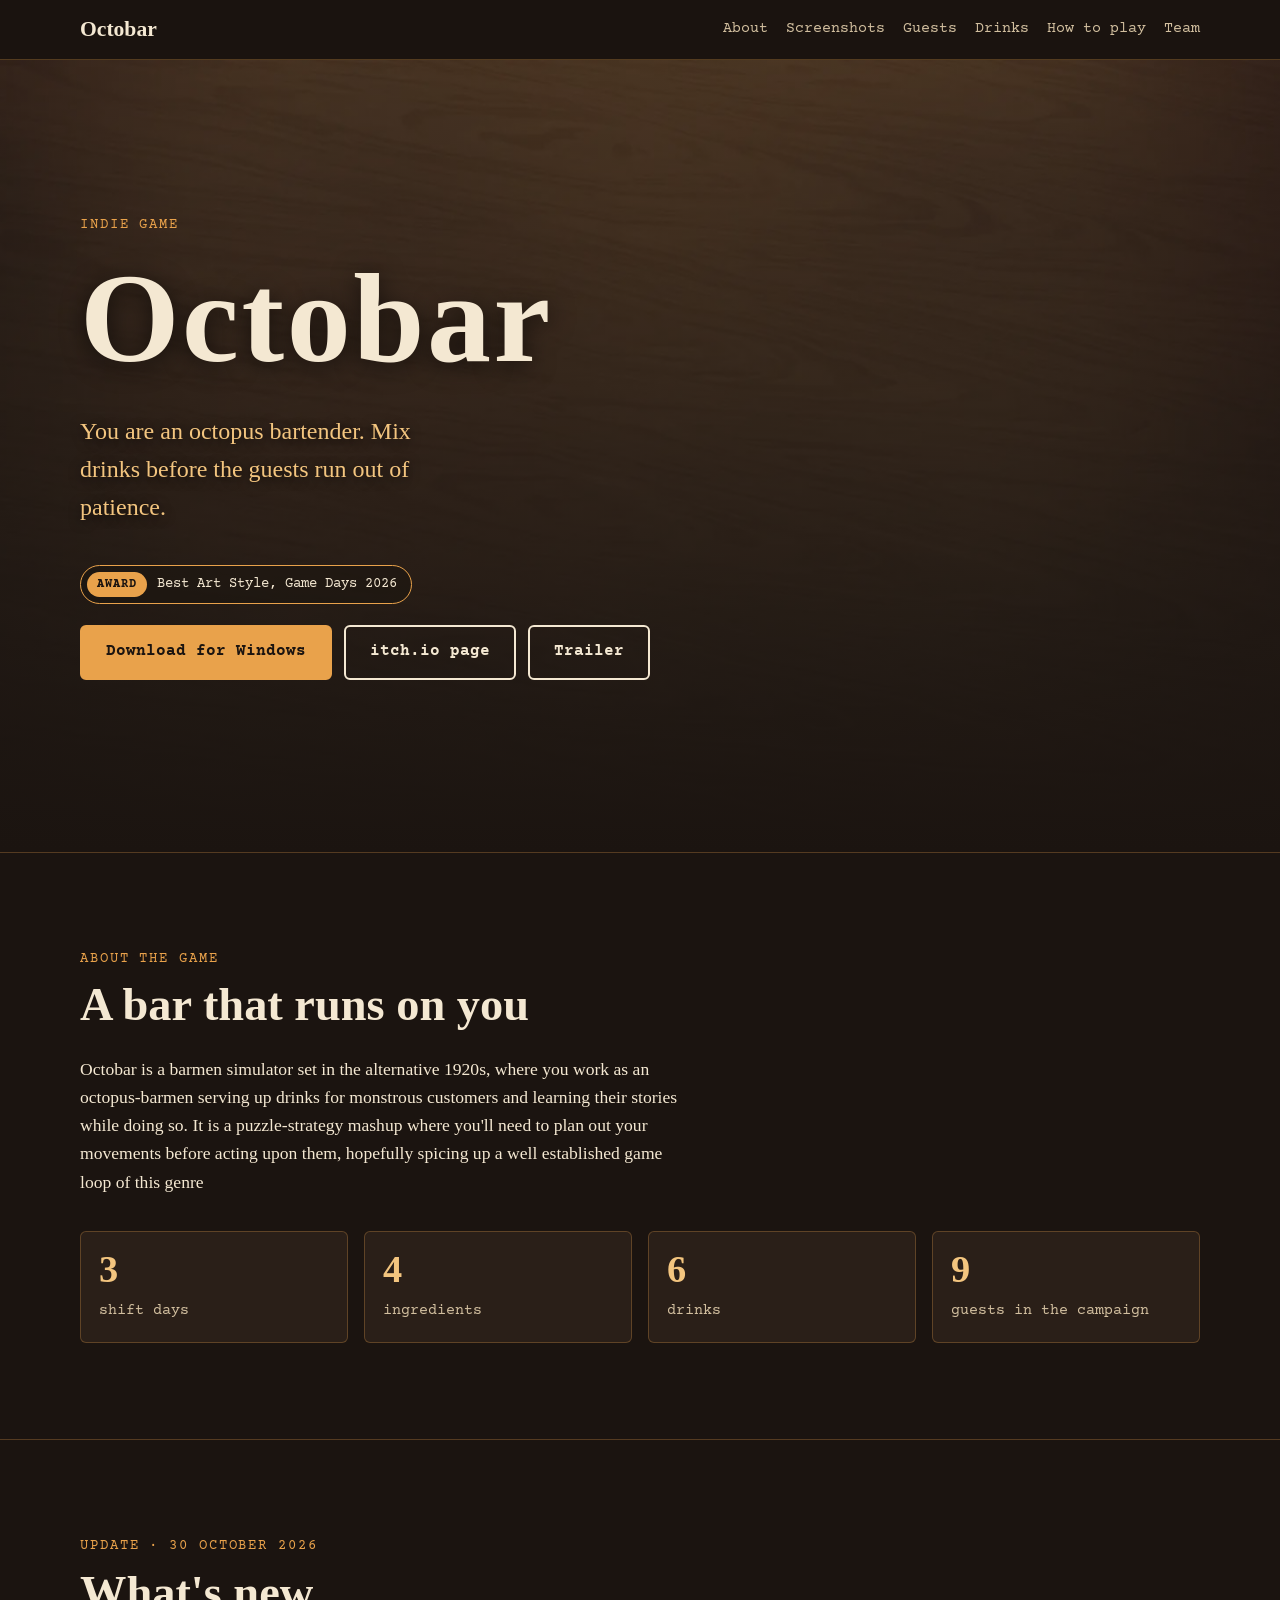
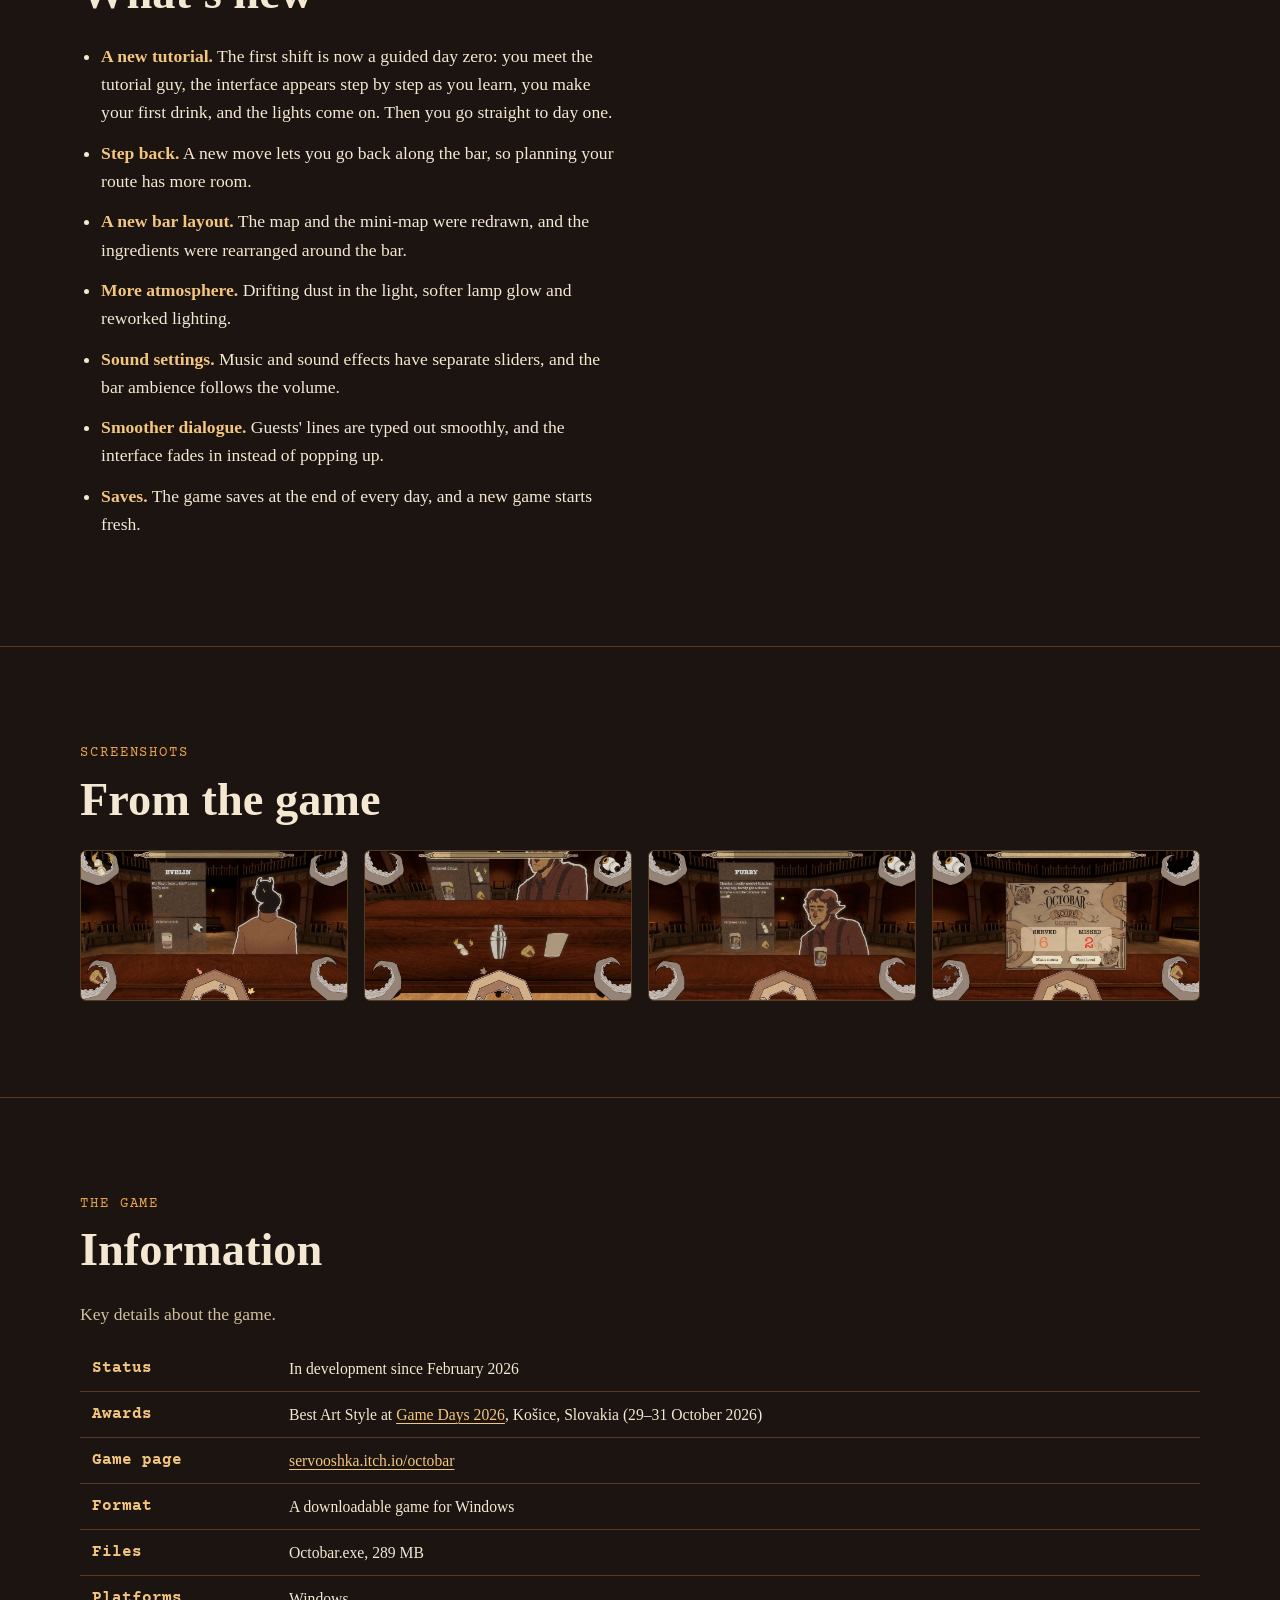
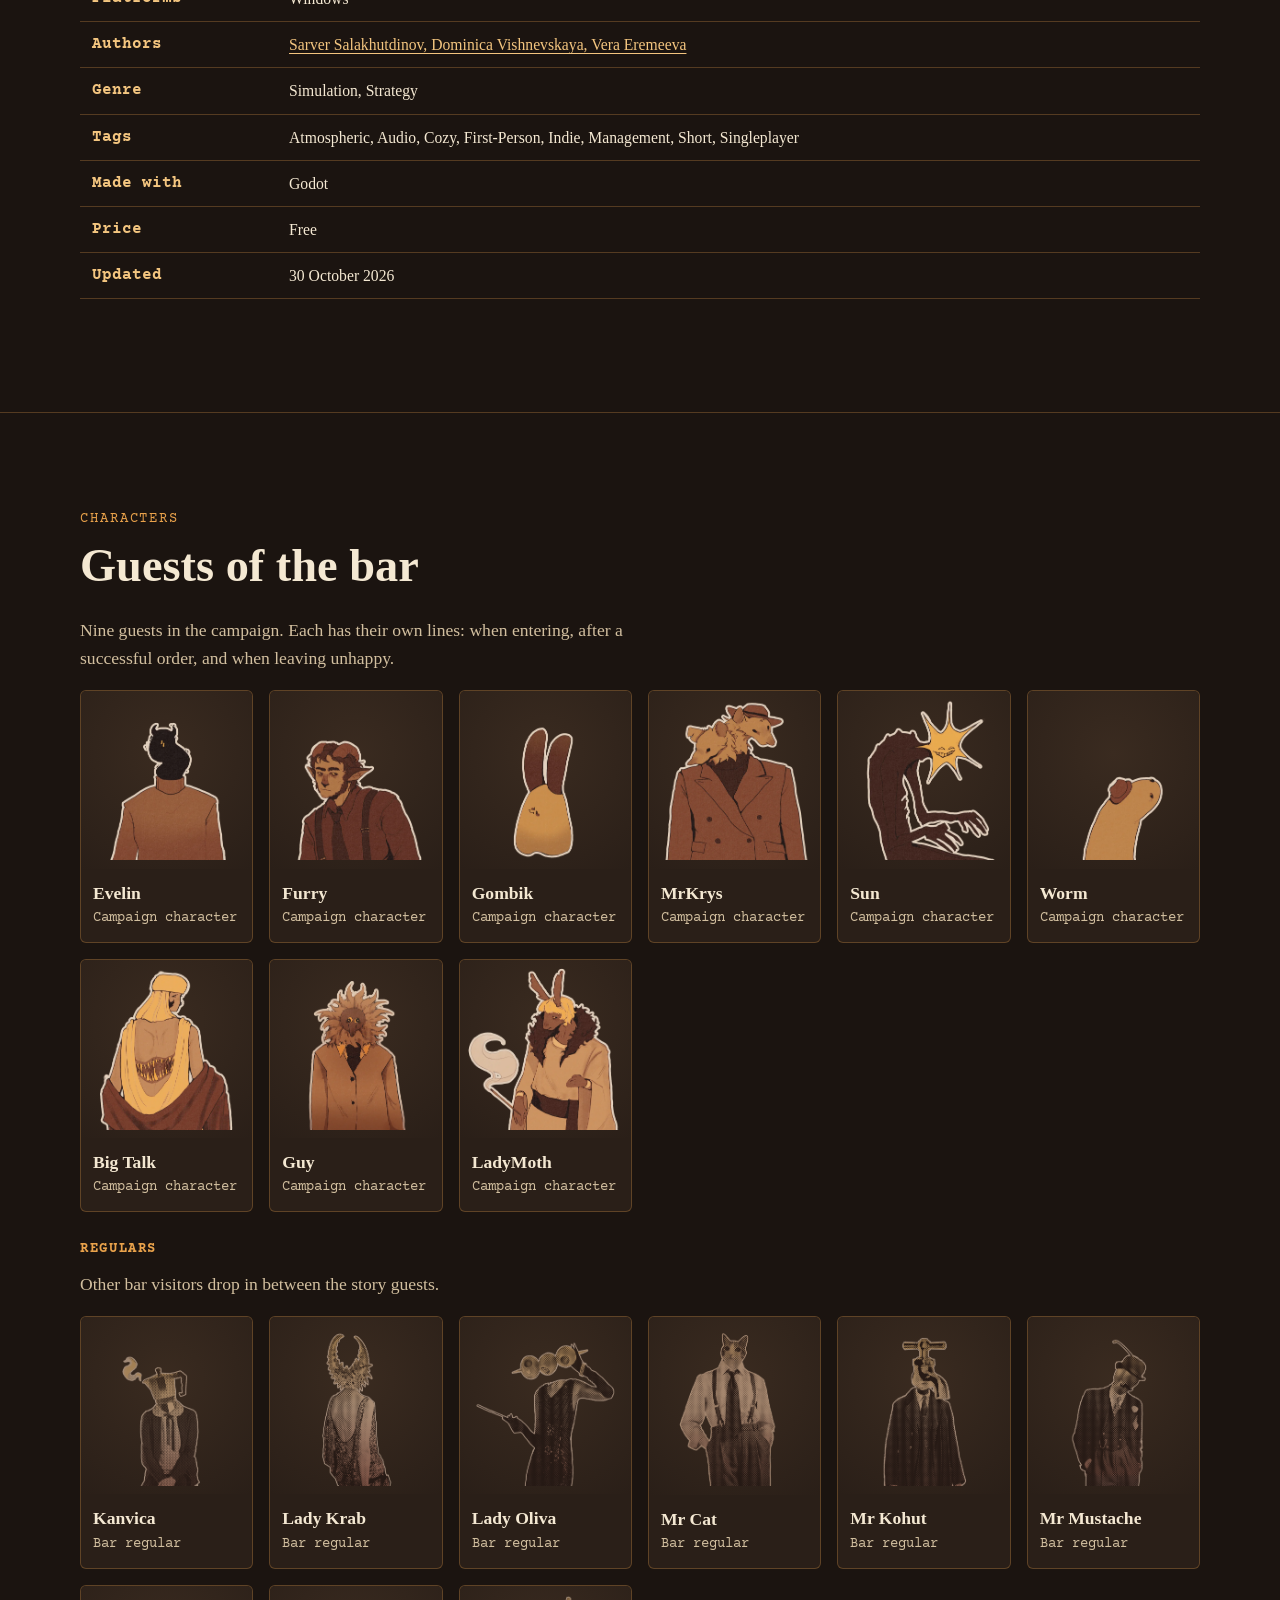
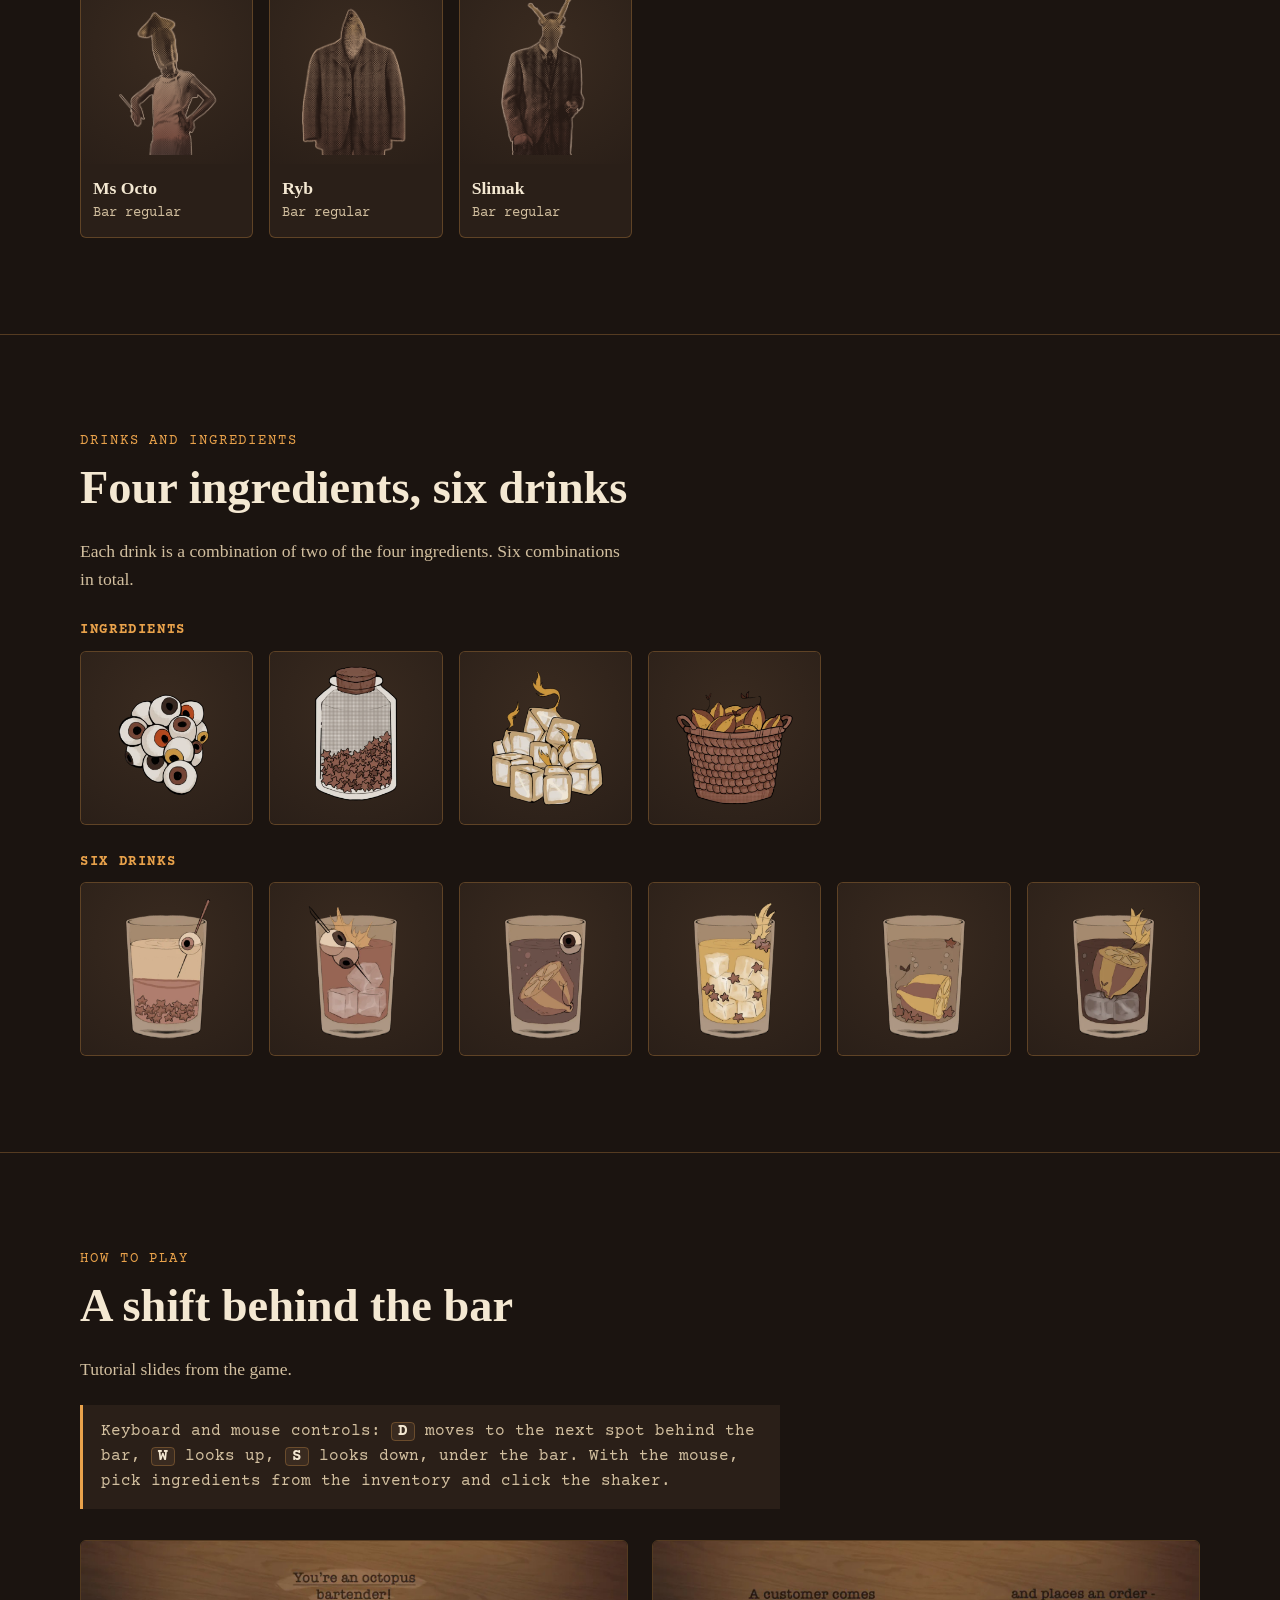
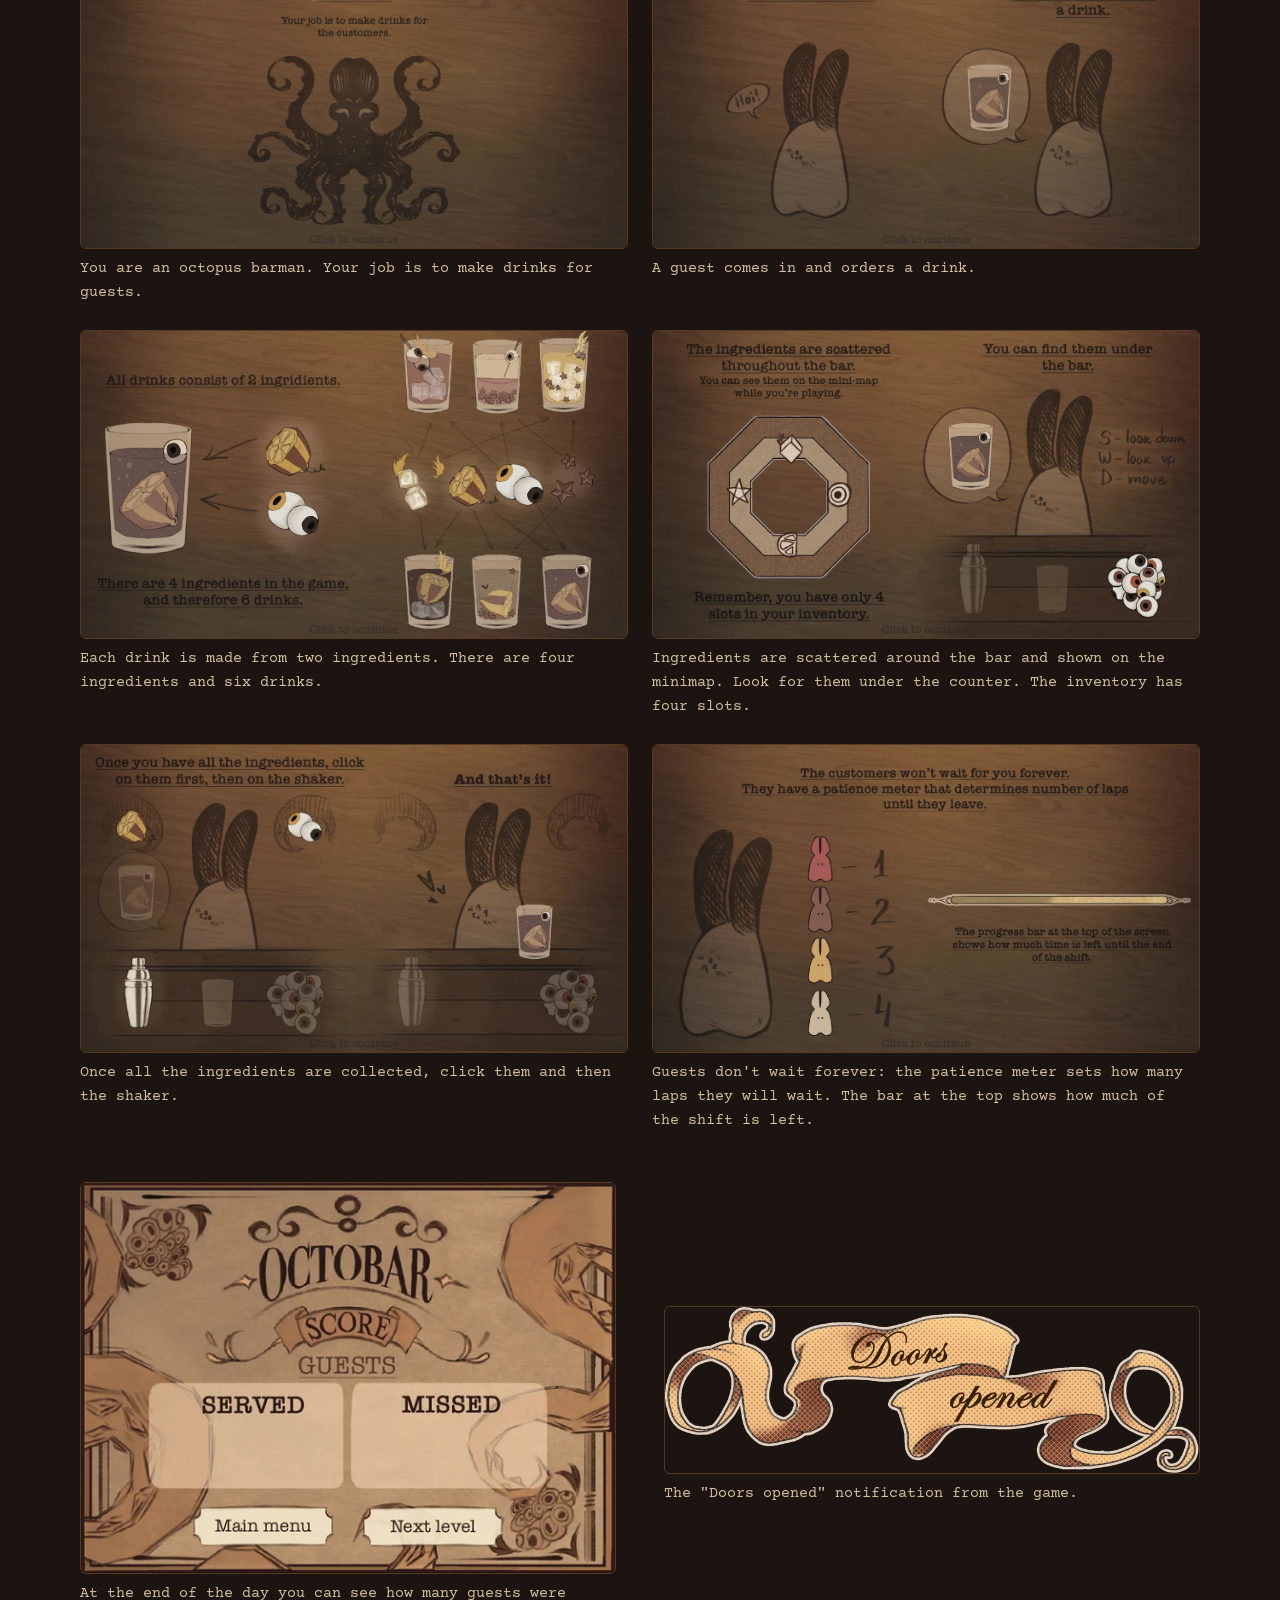
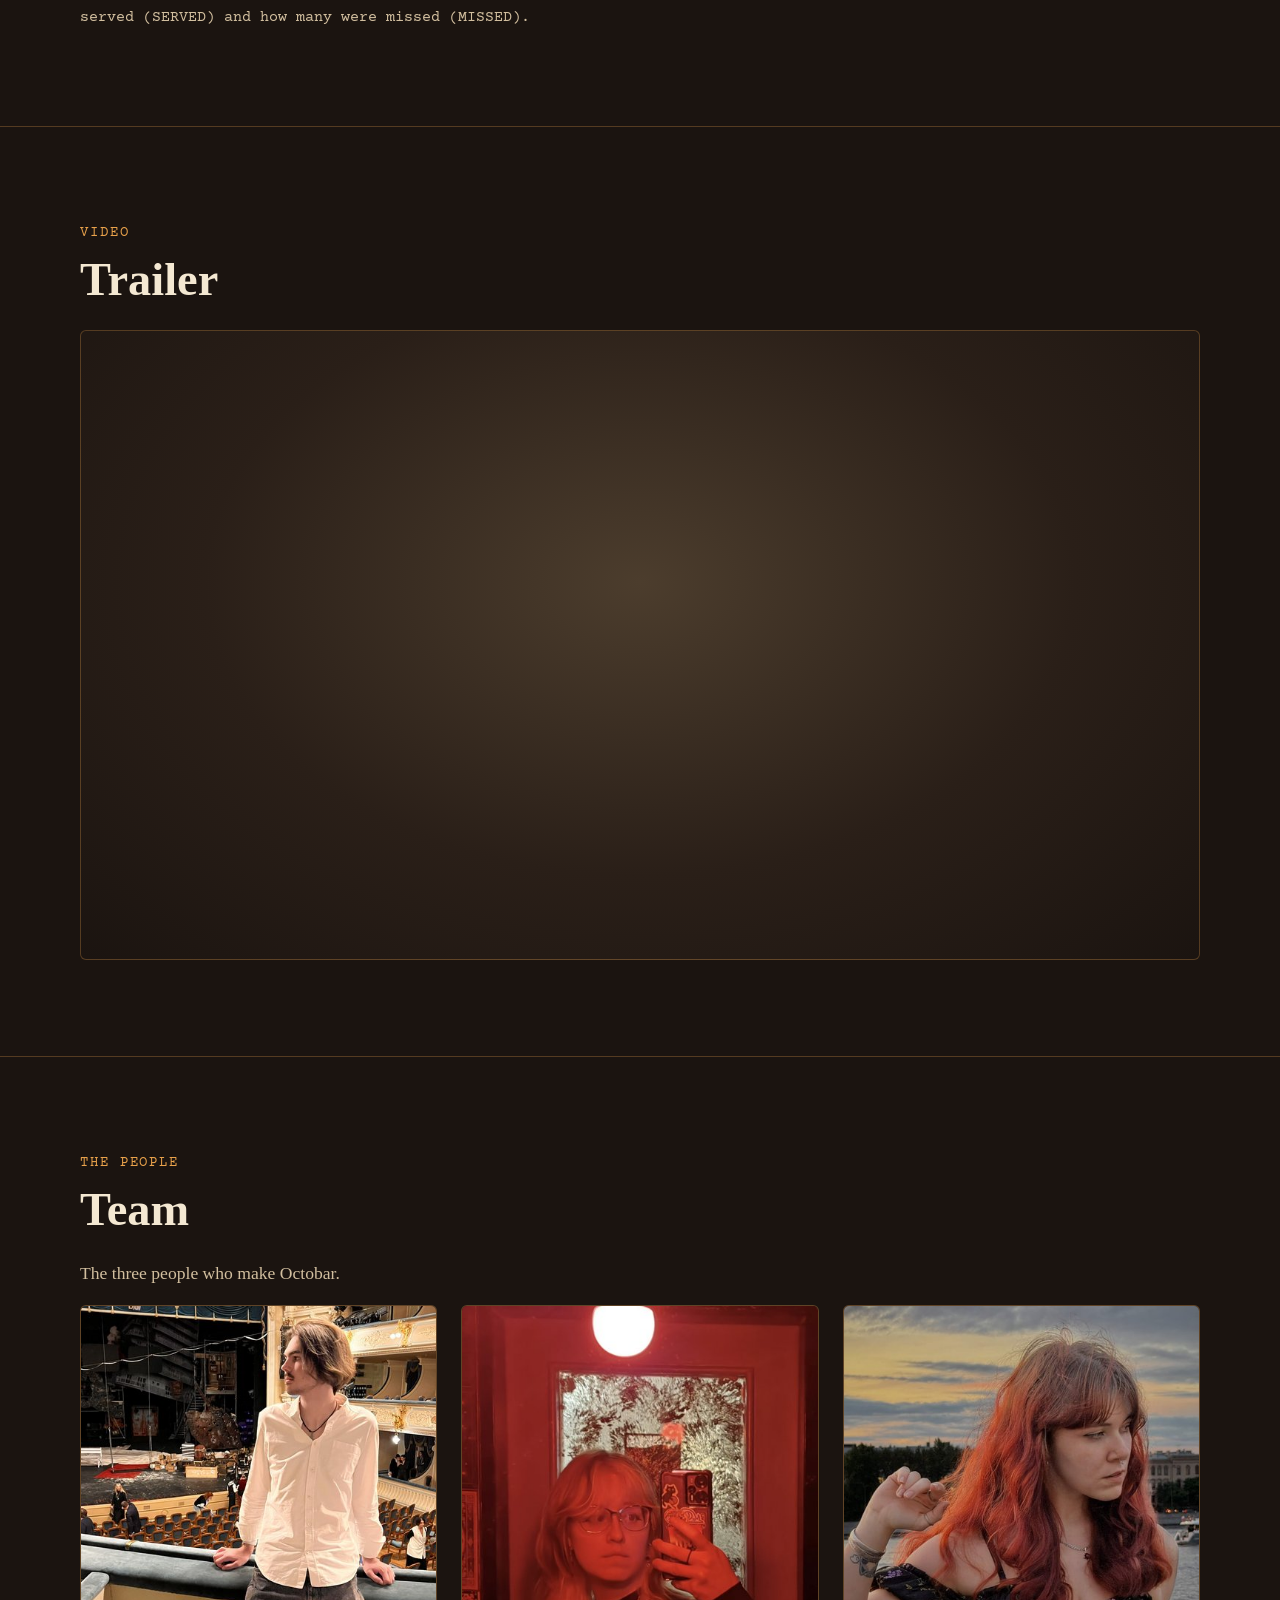
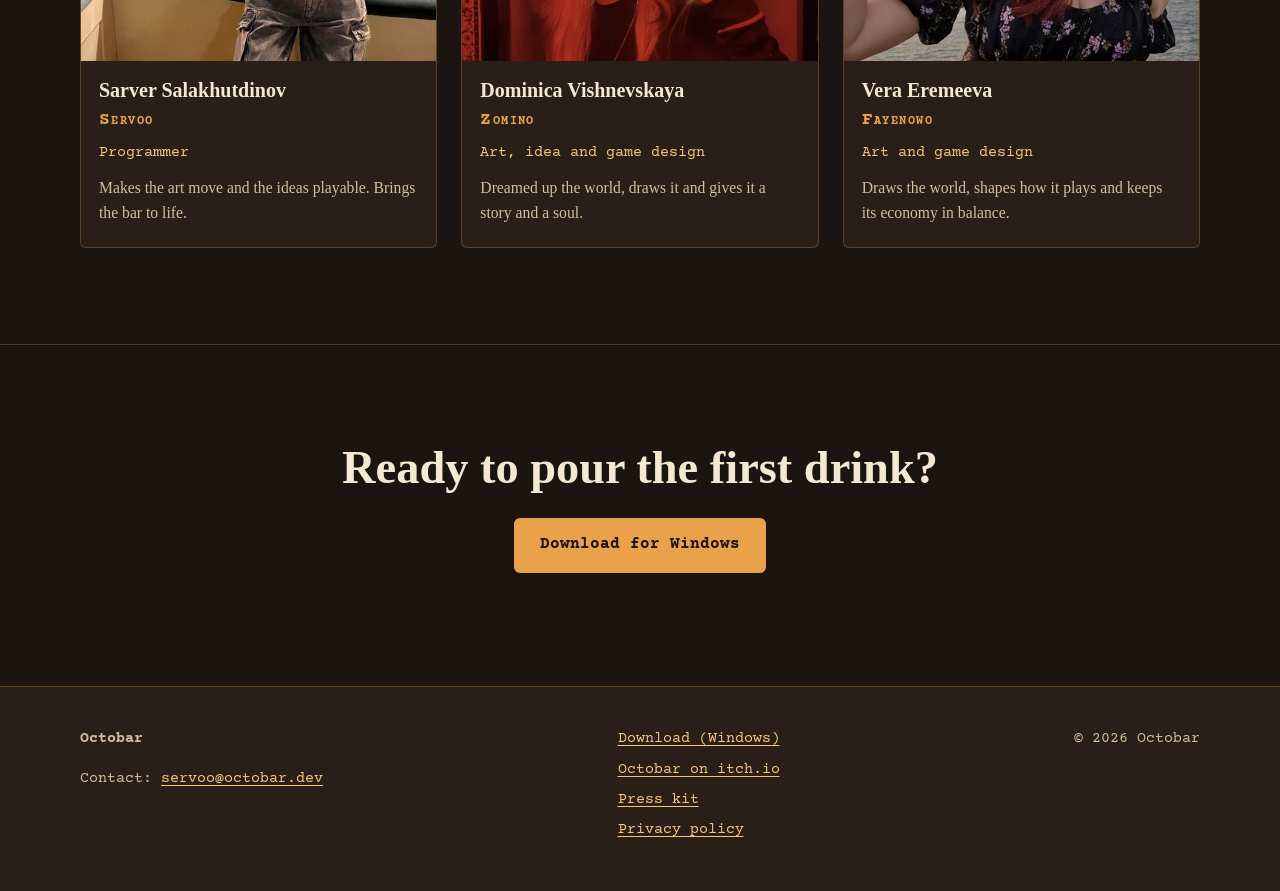
<file: index.html>
<!doctype html>
<html lang="en">
<head>
  <meta charset="utf-8">
  <meta name="viewport" content="width=device-width, initial-scale=1">
  <title>Octobar: an octopus bartender game</title>
  <meta name="description" content="Octobar is a barman simulator. Mix drinks from two ingredients, serve them to bar guests and keep an eye on their patience.">
  <link rel="canonical" href="https://octobar.dev/">
  <link rel="icon" href="/favicon.ico" sizes="any">
  <link rel="icon" type="image/png" sizes="32x32" href="/favicon-32.png">
  <link rel="icon" type="image/png" sizes="16x16" href="/favicon-16.png">
  <link rel="apple-touch-icon" href="/apple-touch-icon.png">
  <link rel="manifest" href="/site.webmanifest">
  <meta name="theme-color" content="#1b1410">

  <meta property="og:type" content="website">
  <meta property="og:site_name" content="Octobar">
  <meta property="og:locale" content="en_US">
  <meta property="og:title" content="Octobar: an octopus bartender game">
  <meta property="og:description" content="Mix drinks from two ingredients, serve them to bar guests and keep an eye on their patience.">
  <meta property="og:url" content="https://octobar.dev/">
  <meta property="og:image" content="https://octobar.dev/assets/game/cover.jpg">
  <meta name="twitter:card" content="summary_large_image">

  <link rel="preconnect" href="https://fonts.googleapis.com">
  <link rel="preconnect" href="https://fonts.gstatic.com" crossorigin>
  <link href="https://fonts.googleapis.com/css2?family=Old+Standard+TT:ital,wght@0,400;0,700;1,400&family=Courier+Prime:wght@400;700&display=swap" rel="stylesheet">
  <link rel="stylesheet" href="styles.css?v=20261102">
</head>
<body>
  <a class="skip-link" href="#main">Skip to content</a>

  <header class="site-header">
    <div class="container site-header__inner">
      <a class="brand" href="index.html">Octobar</a>
      <nav class="site-nav" aria-label="Main navigation">
        <a href="#about">About</a>
        <a href="#screenshots">Screenshots</a>
        <a href="#patrons">Guests</a>
        <a href="#drinks">Drinks</a>
        <a href="#how">How to play</a>
        <a href="#team">Team</a>
      </nav>
    </div>
  </header>

  <main id="main">
    <section class="hero" aria-labelledby="hero-title">
      <img class="hero__bg" src="assets/img/hero-background.jpg" width="1600" height="900"
           alt="Warm wooden texture of a bar counter, the background of the game's main menu" fetchpriority="high">
      <div class="container hero__content">
        <p class="eyebrow">Indie game</p>
        <h1 id="hero-title" class="hero__title">Octobar</h1>
        <p class="hero__tagline">You are an octopus bartender. Mix drinks before the guests run out of patience.</p>
        <p class="award"><span class="award__label">Award</span> Best Art Style, Game Days 2026</p>
        <div class="hero__actions">
          <a class="btn" href="https://download.octobar.dev/Octobar.exe" download>Download for Windows</a>
          <a class="btn btn--ghost" href="https://servooshka.itch.io/octobar" target="_blank" rel="noopener">itch.io page</a>
          <a class="btn btn--ghost" href="#trailer">Trailer</a>
        </div>
      </div>
    </section>

    <section id="about" class="section" aria-labelledby="about-title">
      <div class="container">
        <p class="eyebrow">About the game</p>
        <h2 id="about-title">A bar that runs on you</h2>

        <div class="about__text" lang="en">
          <p>Octobar is a barmen simulator set in the alternative 1920s, where you work as an octopus-barmen serving up drinks for monstrous customers and learning their stories while doing so. It is a puzzle-strategy mashup where you'll need to plan out your movements before acting upon them, hopefully spicing up a well established game loop of this genre</p>
        </div>

        <ul class="facts" aria-label="Key numbers">
          <li><strong>3</strong><span>shift days</span></li>
          <li><strong>4</strong><span>ingredients</span></li>
          <li><strong>6</strong><span>drinks</span></li>
          <li><strong>9</strong><span>guests in the campaign</span></li>
        </ul>
      </div>
    </section>

    <section id="whats-new" class="section" aria-labelledby="whatsnew-title">
      <div class="container">
        <p class="eyebrow">Update &middot; 30 October 2026</p>
        <h2 id="whatsnew-title">What's new</h2>
        <ul class="updates">
          <li><strong>A new tutorial.</strong> The first shift is now a guided day zero: you meet the tutorial guy, the interface appears step by step as you learn, you make your first drink, and the lights come on. Then you go straight to day one.</li>
          <li><strong>Step back.</strong> A new move lets you go back along the bar, so planning your route has more room.</li>
          <li><strong>A new bar layout.</strong> The map and the mini-map were redrawn, and the ingredients were rearranged around the bar.</li>
          <li><strong>More atmosphere.</strong> Drifting dust in the light, softer lamp glow and reworked lighting.</li>
          <li><strong>Sound settings.</strong> Music and sound effects have separate sliders, and the bar ambience follows the volume.</li>
          <li><strong>Smoother dialogue.</strong> Guests' lines are typed out smoothly, and the interface fades in instead of popping up.</li>
          <li><strong>Saves.</strong> The game saves at the end of every day, and a new game starts fresh.</li>
        </ul>
      </div>
    </section>

    <section id="screenshots" class="section" aria-labelledby="shots-title">
      <div class="container">
        <p class="eyebrow">Screenshots</p>
        <h2 id="shots-title">From the game</h2>
        <ul class="shots" role="list">
          <li>
            <img src="assets/game/screenshot-1.jpg" width="1912" height="1064" loading="lazy"
                 alt="Game: the guest Evelin asks for a drink at the bar, the order panel shows the ingredients">
          </li>
          <li>
            <img src="assets/game/screenshot-2.jpg" width="1906" height="1066" loading="lazy"
                 alt="Game: the bar counter with a shaker and the ingredients for a drink">
          </li>
          <li>
            <img src="assets/game/screenshot-3.jpg" width="1754" height="972" loading="lazy"
                 alt="Game: the guest Furry thanks you for the drink, the order panel shows the ingredients">
          </li>
          <li>
            <img src="assets/game/screenshot-4.jpg" width="1912" height="1068" loading="lazy"
                 alt="Game: the end-of-day score screen with the number of guests served (SERVED) and missed (MISSED)">
          </li>
        </ul>
      </div>
    </section>

    <section id="info" class="section" aria-labelledby="info-title">
      <div class="container">
        <p class="eyebrow">The game</p>
        <h2 id="info-title">Information</h2>
        <p class="section__lead">Key details about the game.</p>
        <div class="table-wrap">
          <table>
            <tbody>
              <tr><th scope="row">Status</th><td>In development since February 2026</td></tr>
              <tr><th scope="row">Awards</th><td>Best Art Style at <a href="https://www.instagram.com/gamedays.sk/" target="_blank" rel="noopener">Game Days 2026</a>, Košice, Slovakia (29–31 October 2026)</td></tr>
              <tr><th scope="row">Game page</th><td><a href="https://servooshka.itch.io/octobar" target="_blank" rel="noopener">servooshka.itch.io/octobar</a></td></tr>
              <tr><th scope="row">Format</th><td>A downloadable game for Windows</td></tr>
              <tr><th scope="row">Files</th><td>Octobar.exe, 289 MB</td></tr>
              <tr><th scope="row">Platforms</th><td>Windows</td></tr>
              <tr><th scope="row">Authors</th><td><a href="#team">Sarver Salakhutdinov, Dominica Vishnevskaya, Vera Eremeeva</a></td></tr>
              <tr><th scope="row">Genre</th><td>Simulation, Strategy</td></tr>
              <tr><th scope="row">Tags</th><td>Atmospheric, Audio, Cozy, First-Person, Indie, Management, Short, Singleplayer</td></tr>
              <tr><th scope="row">Made with</th><td>Godot</td></tr>
              <tr><th scope="row">Price</th><td>Free</td></tr>
              <tr><th scope="row">Updated</th><td>30 October 2026</td></tr>
            </tbody>
          </table>
        </div>
      </div>
    </section>

    <section id="patrons" class="section" aria-labelledby="patrons-title">
      <div class="container">
        <p class="eyebrow">Characters</p>
        <h2 id="patrons-title">Guests of the bar</h2>
        <p class="section__lead">Nine guests in the campaign. Each has their own lines: when entering, after a successful order, and when leaving unhappy.</p>

        <ul class="grid" role="list">
          <li class="card card--patron">
            <img src="assets/img/patrons/evelin.png" width="674" height="700" loading="lazy"
                 alt="Evelin: a dark silhouette with a voluminous head, wearing a cloak">
            <figcaption><strong>Evelin</strong>Campaign character</figcaption>
          </li>
          <li class="card card--patron">
            <img src="assets/img/patrons/furry.png" width="674" height="700" loading="lazy"
                 alt="Furry: a man with curly hair, in a shirt with a tie and suspenders">
            <figcaption><strong>Furry</strong>Campaign character</figcaption>
          </li>
          <li class="card card--patron">
            <img src="assets/img/patrons/gombik.png" width="674" height="700" loading="lazy"
                 alt="Gombik: a round character with two long ears">
            <figcaption><strong>Gombik</strong>Campaign character</figcaption>
          </li>
          <li class="card card--patron">
            <img src="assets/img/patrons/mr-krys.png" width="674" height="700" loading="lazy"
                 alt="MrKrys: a character in a double-breasted jacket, with a rodent's head and a hat">
            <figcaption><strong>MrKrys</strong>Campaign character</figcaption>
          </li>
          <li class="card card--patron">
            <img src="assets/img/patrons/sun.png" width="674" height="700" loading="lazy"
                 alt="Sun: a dark figure with a yellow star instead of a head">
            <figcaption><strong>Sun</strong>Campaign character</figcaption>
          </li>
          <li class="card card--patron">
            <img src="assets/img/patrons/worm.png" width="674" height="700" loading="lazy"
                 alt="Worm: a creature with a yellow body and a long neck, looking to the side">
            <figcaption><strong>Worm</strong>Campaign character</figcaption>
          </li>
          <li class="card card--patron">
            <img src="assets/img/patrons/big-talk.png" width="674" height="700" loading="lazy"
                 alt="Big Talk: a figure in a yellow robe with a large toothy mouth">
            <figcaption><strong>Big Talk</strong>Campaign character</figcaption>
          </li>
          <li class="card card--patron">
            <img src="assets/img/patrons/guy.png" width="674" height="700" loading="lazy"
                 alt="Guy: a character in a coat with a fluffy head that looks like a bird">
            <figcaption><strong>Guy</strong>Campaign character</figcaption>
          </li>
          <li class="card card--patron">
            <img src="assets/img/patrons/lady-moth.png" width="674" height="700" loading="lazy"
                 alt="LadyMoth: a lady with long ears, a fur collar and a cane">
            <figcaption><strong>LadyMoth</strong>Campaign character</figcaption>
          </li>
        </ul>

        <h3 class="subhead" id="regulars-title">Regulars</h3>
        <p class="section__lead">Other bar visitors drop in between the story guests.</p>

        <ul class="grid" role="list">
          <li class="card card--patron">
            <img src="assets/img/patrons/regulars/kanvica.png" width="674" height="700" loading="lazy"
                 alt="Kanvica: a figure in a dark outfit and tie, with a coffee pot instead of a head">
            <figcaption><strong>Kanvica</strong>Bar regular</figcaption>
          </li>
          <li class="card card--patron">
            <img src="assets/img/patrons/regulars/lady-krab.png" width="674" height="700" loading="lazy"
                 alt="Lady Krab: a woman seen from behind in a lace top, with a crescent-shaped ornament on her head">
            <figcaption><strong>Lady Krab</strong>Bar regular</figcaption>
          </li>
          <li class="card card--patron">
            <img src="assets/img/patrons/regulars/lady-oliva.png" width="674" height="700" loading="lazy"
                 alt="Lady Oliva: a woman in a dark dress holding a pointer stick, with three round objects on her head">
            <figcaption><strong>Lady Oliva</strong>Bar regular</figcaption>
          </li>
          <li class="card card--patron">
            <img src="assets/img/patrons/regulars/mr-cat.png" width="674" height="700" loading="lazy"
                 alt="Mr Cat: a cat-headed man in a white shirt, suspenders and a tie, with his hands in his pockets">
            <figcaption><strong>Mr Cat</strong>Bar regular</figcaption>
          </li>
          <li class="card card--patron">
            <img src="assets/img/patrons/regulars/mr-kohut.png" width="674" height="700" loading="lazy"
                 alt="Mr Kohut: a man in a long coat with a tap-like fixture on top of his head">
            <figcaption><strong>Mr Kohut</strong>Bar regular</figcaption>
          </li>
          <li class="card card--patron">
            <img src="assets/img/patrons/regulars/mr-mustache.png" width="674" height="700" loading="lazy"
                 alt="Mr Mustache: a man in a suit and bowler hat, with a long curled mustache">
            <figcaption><strong>Mr Mustache</strong>Bar regular</figcaption>
          </li>
          <li class="card card--patron">
            <img src="assets/img/patrons/regulars/ms-octo.png" width="674" height="700" loading="lazy"
                 alt="Ms Octo: a tall woman in a dress with an octopus-like head, one hand on her hip">
            <figcaption><strong>Ms Octo</strong>Bar regular</figcaption>
          </li>
          <li class="card card--patron">
            <img src="assets/img/patrons/regulars/ryb.png" width="674" height="700" loading="lazy"
                 alt="Ryb: a figure in a long jacket with a fish-shaped head">
            <figcaption><strong>Ryb</strong>Bar regular</figcaption>
          </li>
          <li class="card card--patron">
            <img src="assets/img/patrons/regulars/slimak.png" width="674" height="700" loading="lazy"
                 alt="Slimak: a man in a suit with a snail's head and two eye stalks">
            <figcaption><strong>Slimak</strong>Bar regular</figcaption>
          </li>
        </ul>
      </div>
    </section>

    <section id="drinks" class="section" aria-labelledby="drinks-title">
      <div class="container">
        <p class="eyebrow">Drinks and ingredients</p>
        <h2 id="drinks-title">Four ingredients, six drinks</h2>
        <p class="section__lead">Each drink is a combination of two of the four ingredients. Six combinations in total.</p>

        <h3 class="subhead">Ingredients</h3>
        <ul class="grid" role="list">
          <li class="card">
            <img src="assets/img/ingredients/ingredient-1.png" width="560" height="560" loading="lazy"
                 alt="a pile of eyeballs">
          </li>
          <li class="card">
            <img src="assets/img/ingredients/ingredient-2.png" width="560" height="560" loading="lazy"
                 alt="several star-shaped spices">
          </li>
          <li class="card">
            <img src="assets/img/ingredients/ingredient-3.png" width="560" height="560" loading="lazy"
                 alt="ice cubes">
          </li>
          <li class="card">
            <img src="assets/img/ingredients/ingredient-4.png" width="560" height="560" loading="lazy"
                 alt="a basket of citrus wedges">
          </li>
        </ul>

        <h3 class="subhead">Six drinks</h3>
        <ul class="grid" role="list">
          <li class="card">
            <img src="assets/img/drinks/drink-1-2.png" width="512" height="512" loading="lazy" alt="A drink in a glass">
          </li>
          <li class="card">
            <img src="assets/img/drinks/drink-1-3.png" width="512" height="512" loading="lazy" alt="A drink in a glass with ice">
          </li>
          <li class="card">
            <img src="assets/img/drinks/drink-1-4.png" width="512" height="512" loading="lazy" alt="A drink in a glass">
          </li>
          <li class="card">
            <img src="assets/img/drinks/drink-2-3.png" width="512" height="512" loading="lazy" alt="A drink in a glass with ice">
          </li>
          <li class="card">
            <img src="assets/img/drinks/drink-2-4.png" width="512" height="512" loading="lazy" alt="A drink in a glass">
          </li>
          <li class="card">
            <img src="assets/img/drinks/drink-3-4.png" width="512" height="512" loading="lazy" alt="A drink in a glass with ice">
          </li>
        </ul>
      </div>
    </section>

    <section id="how" class="section" aria-labelledby="how-title">
      <div class="container">
        <p class="eyebrow">How to play</p>
        <h2 id="how-title">A shift behind the bar</h2>
        <p class="section__lead">Tutorial slides from the game.</p>

        <div class="controls" role="note">
          Keyboard and mouse controls: <kbd>D</kbd> moves to the next spot behind the bar,
          <kbd>W</kbd> looks up, <kbd>S</kbd> looks down, under the bar.
          With the mouse, pick ingredients from the inventory and click the shaker.
        </div>

        <ul class="slides" role="list">
          <li>
            <figure>
              <img src="assets/img/tutorial/tutorial-1.jpg" width="1280" height="720" loading="lazy"
                   alt="Tutorial slide: 'You are an octopus barman! Your job is to make drinks for guests'">
              <figcaption>You are an octopus barman. Your job is to make drinks for guests.</figcaption>
            </figure>
          </li>
          <li>
            <figure>
              <img src="assets/img/tutorial/tutorial-2.jpg" width="1280" height="720" loading="lazy"
                   alt="Tutorial slide: a guest comes in and orders a drink">
              <figcaption>A guest comes in and orders a drink.</figcaption>
            </figure>
          </li>
          <li>
            <figure>
              <img src="assets/img/tutorial/tutorial-3.jpg" width="1280" height="720" loading="lazy"
                   alt="Tutorial slide: each drink is made from two ingredients; there are four ingredients and six drinks">
              <figcaption>Each drink is made from two ingredients. There are four ingredients and six drinks.</figcaption>
            </figure>
          </li>
          <li>
            <figure>
              <img src="assets/img/tutorial/tutorial-4.jpg" width="1280" height="720" loading="lazy"
                   alt="Tutorial slide: ingredients are scattered around the bar and shown on the minimap; the inventory has four slots">
              <figcaption>Ingredients are scattered around the bar and shown on the minimap. Look for them under the counter. The inventory has four slots.</figcaption>
            </figure>
          </li>
          <li>
            <figure>
              <img src="assets/img/tutorial/tutorial-5.jpg" width="1280" height="720" loading="lazy"
                   alt="Tutorial slide: once all ingredients are collected, click them and then the shaker">
              <figcaption>Once all the ingredients are collected, click them and then the shaker.</figcaption>
            </figure>
          </li>
          <li>
            <figure>
              <img src="assets/img/tutorial/tutorial-6.jpg" width="1280" height="720" loading="lazy"
                   alt="Tutorial slide: guests leave when their patience runs out; the progress bar shows the time left in the shift">
              <figcaption>Guests don't wait forever: the patience meter sets how many laps they will wait. The bar at the top shows how much of the shift is left.</figcaption>
            </figure>
          </li>
        </ul>

        <div class="split" style="margin-top: 48px;">
          <figure>
            <img src="assets/img/ui/score-panel.png" width="560" height="409" loading="lazy"
                 alt="End-of-day score panel from the game with the words SERVED and MISSED">
            <figcaption>At the end of the day you can see how many guests were served (SERVED) and how many were missed (MISSED).</figcaption>
          </figure>
          <figure>
            <img src="assets/img/ui/doors-opened.png" width="900" height="279" loading="lazy"
                 alt="'Doors opened' notification from the game on a decorative banner">
            <figcaption>The "Doors opened" notification from the game.</figcaption>
          </figure>
        </div>
      </div>
    </section>

    <section id="trailer" class="section" aria-labelledby="trailer-title">
      <div class="container">
        <p class="eyebrow">Video</p>
        <h2 id="trailer-title">Trailer</h2>
        <div class="video">
          <iframe src="https://www.youtube-nocookie.com/embed/WRFtzDI89V0" title="Octobar trailer" loading="lazy"
                  allow="accelerometer; autoplay; clipboard-write; encrypted-media; gyroscope; picture-in-picture; web-share"
                  referrerpolicy="strict-origin-when-cross-origin" allowfullscreen></iframe>
        </div>
      </div>
    </section>

    <section id="team" class="section" aria-labelledby="team-title">
      <div class="container">
        <p class="eyebrow">The people</p>
        <h2 id="team-title">Team</h2>
        <p class="section__lead">The three people who make Octobar.</p>
        <ul class="team" role="list">
          <li class="team-card">
            <img src="assets/img/team/servoo.jpg" width="480" height="480" loading="lazy"
                 alt="Portrait of Sarver Salakhutdinov">
            <div class="team-card__body">
              <h3 class="team-card__name">Sarver Salakhutdinov</h3>
              <p class="team-card__handle">Servoo</p>
              <p class="team-card__role">Programmer</p>
              <p class="team-card__text">Makes the art move and the ideas playable. Brings the bar to life.</p>
            </div>
          </li>
          <li class="team-card">
            <img src="assets/img/team/zomino.jpg" width="480" height="480" loading="lazy"
                 alt="Portrait of Dominica Vishnevskaya">
            <div class="team-card__body">
              <h3 class="team-card__name">Dominica Vishnevskaya</h3>
              <p class="team-card__handle">Zomino</p>
              <p class="team-card__role">Art, idea and game design</p>
              <p class="team-card__text">Dreamed up the world, draws it and gives it a story and a soul.</p>
            </div>
          </li>
          <li class="team-card">
            <img src="assets/img/team/fayenowo.jpg" width="480" height="480" loading="lazy"
                 alt="Portrait of Vera Eremeeva">
            <div class="team-card__body">
              <h3 class="team-card__name">Vera Eremeeva</h3>
              <p class="team-card__handle">Fayenowo</p>
              <p class="team-card__role">Art and game design</p>
              <p class="team-card__text">Draws the world, shapes how it plays and keeps its economy in balance.</p>
            </div>
          </li>
        </ul>
      </div>
    </section>

    <section class="section" aria-labelledby="play-title">
      <div class="container" style="text-align: center;">
        <h2 id="play-title">Ready to pour the first drink?</h2>
        <p><a class="btn" href="https://download.octobar.dev/Octobar.exe" download>Download for Windows</a></p>
      </div>
    </section>
  </main>

  <footer class="site-footer">
    <div class="container site-footer__inner">
      <div>
        <p><strong>Octobar</strong></p>
        <p>Contact: <a href="mailto:servoo@octobar.dev">servoo@octobar.dev</a></p>
      </div>
      <ul>
        <li><a href="https://download.octobar.dev/Octobar.exe" download>Download (Windows)</a></li>
        <li><a href="https://servooshka.itch.io/octobar" target="_blank" rel="noopener">Octobar on itch.io</a></li>
        <li><a href="press.html">Press kit</a></li>
        <li><a href="privacy.html">Privacy policy</a></li>
      </ul>
      <p>© 2026 Octobar</p>
    </div>
  </footer>
</body>
</html>
</file>
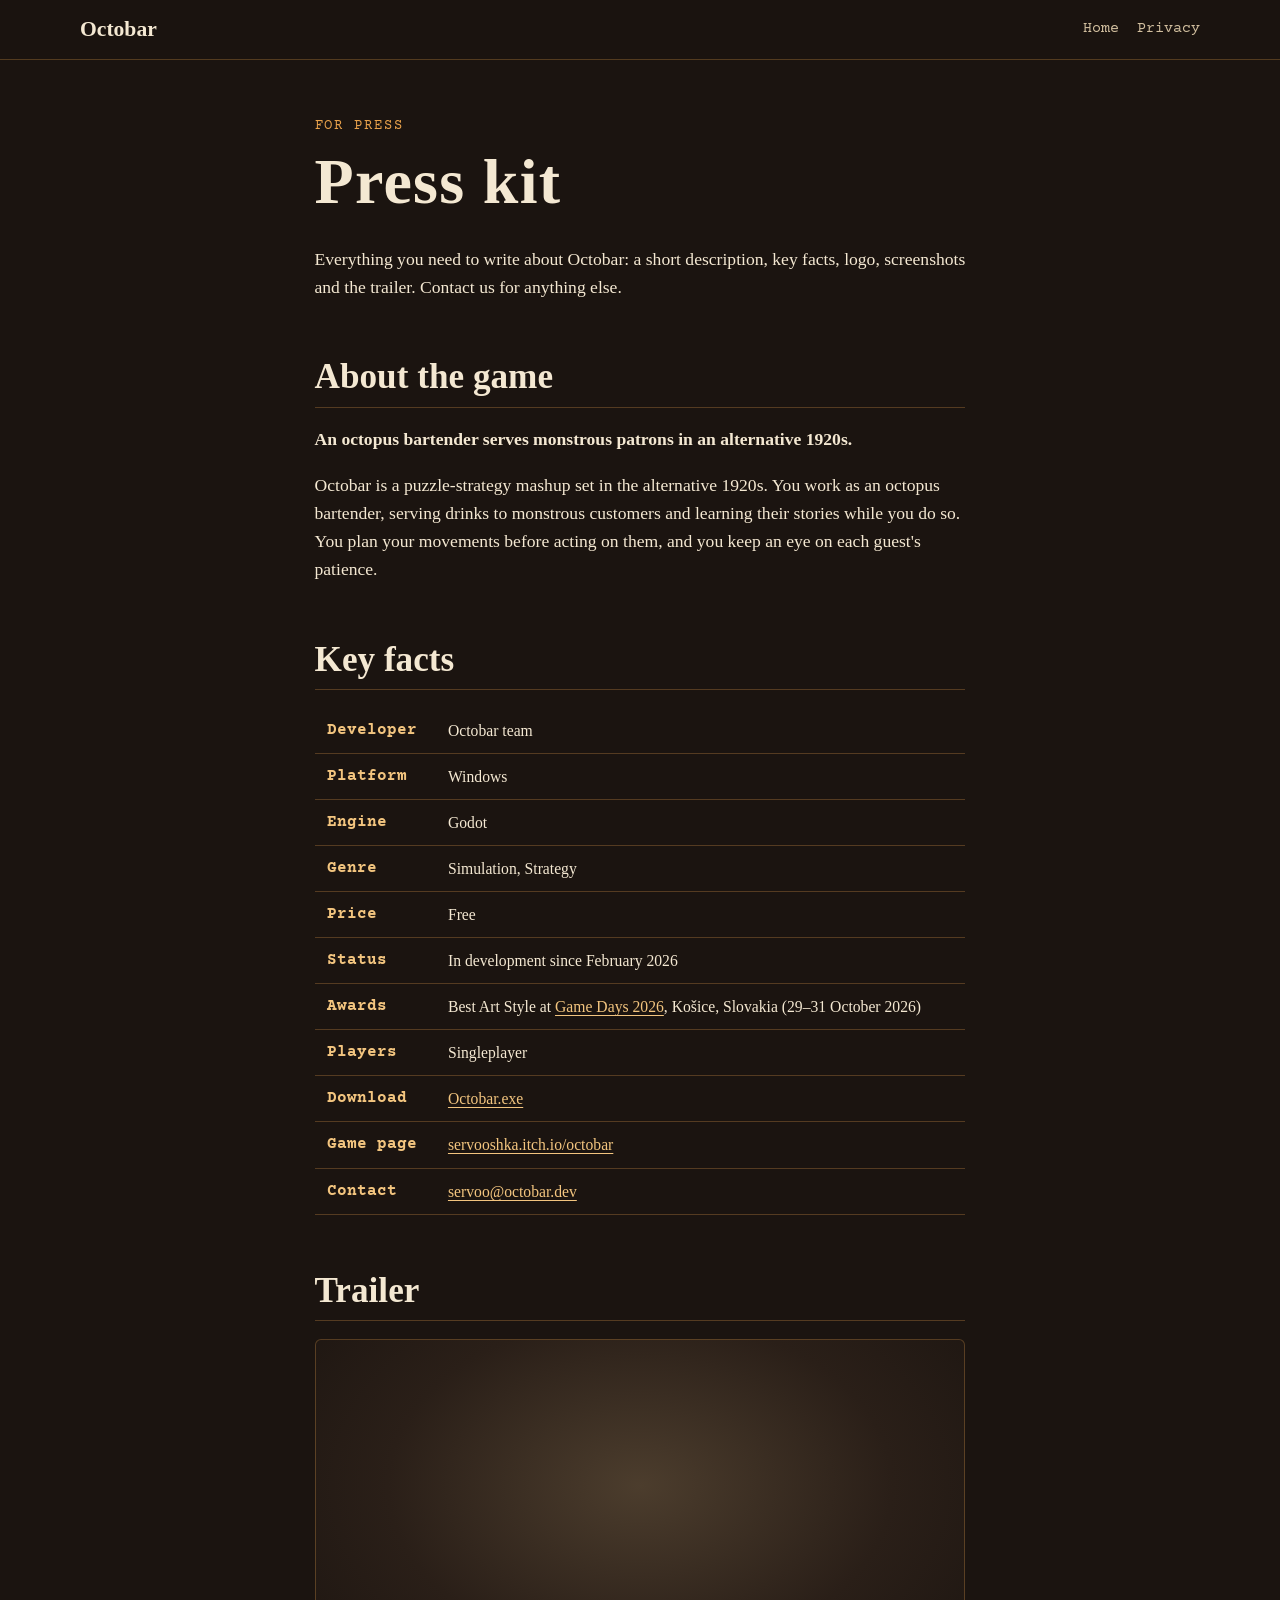
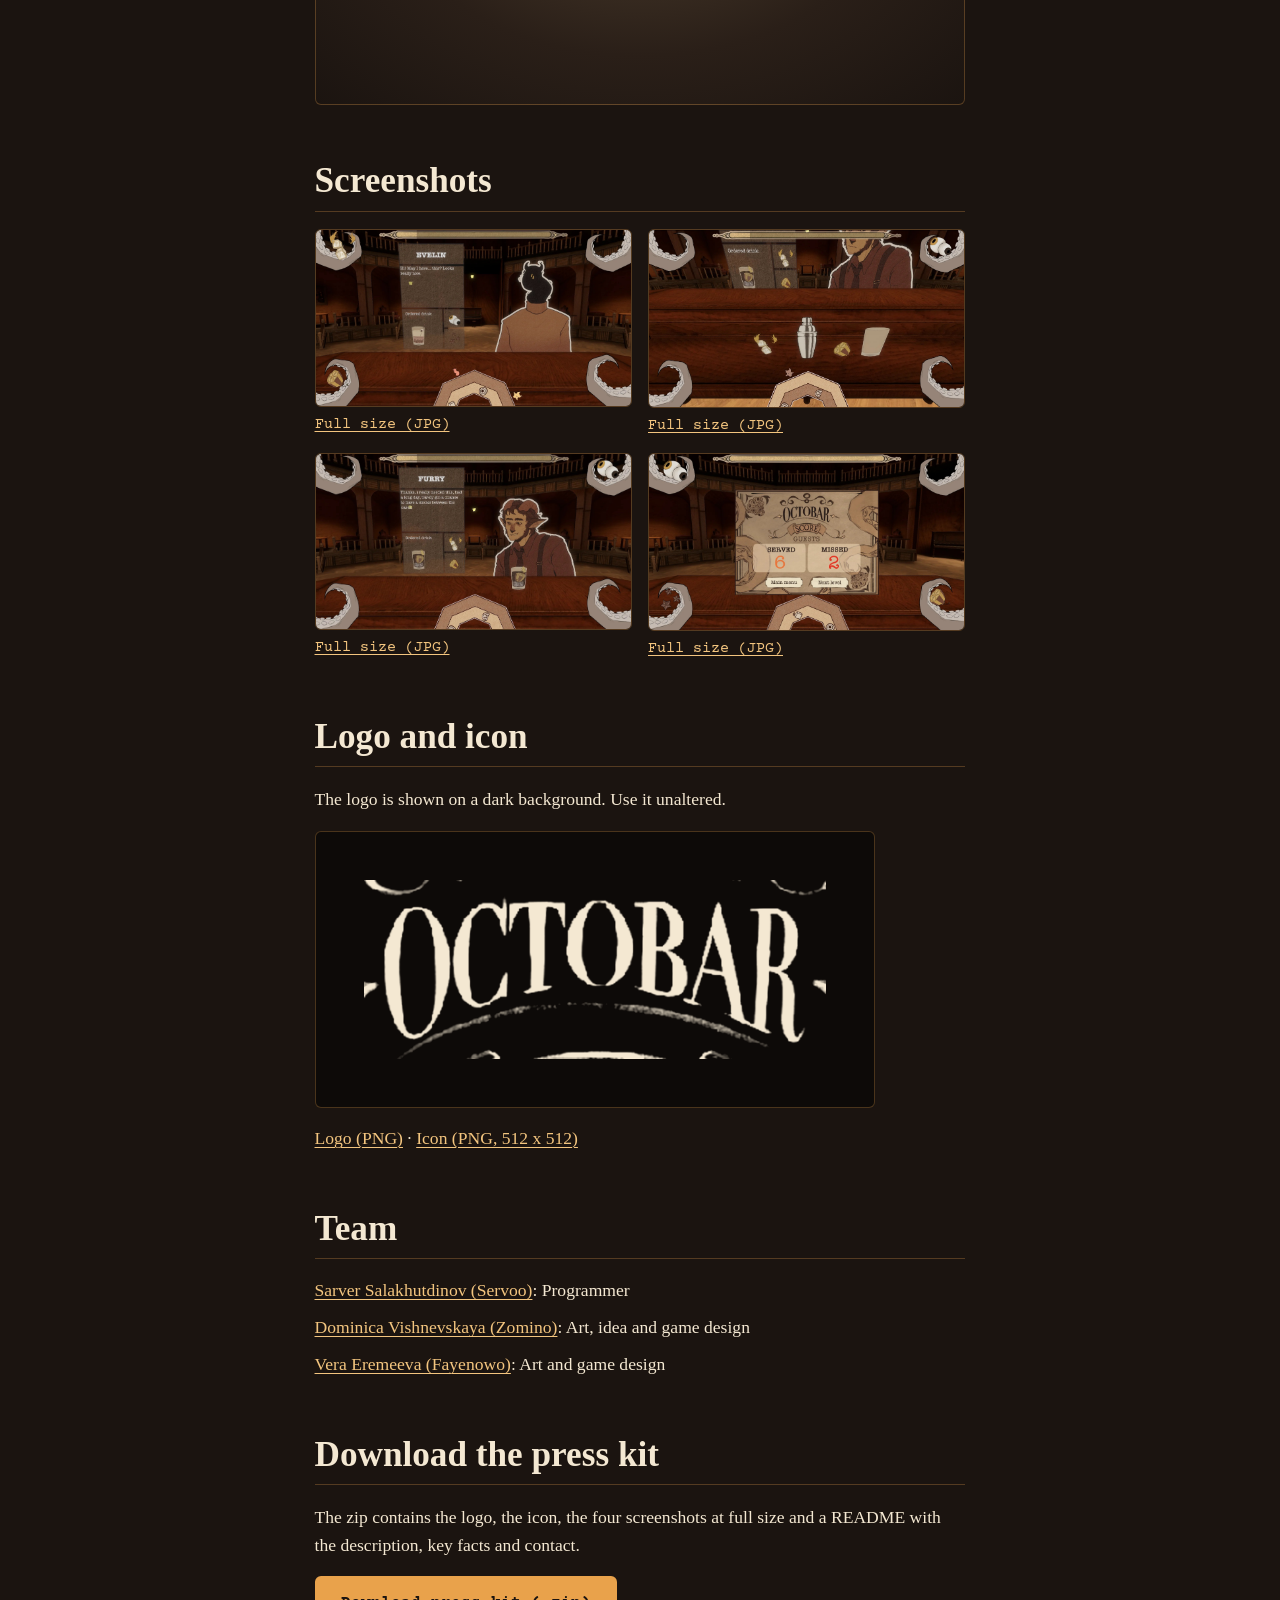
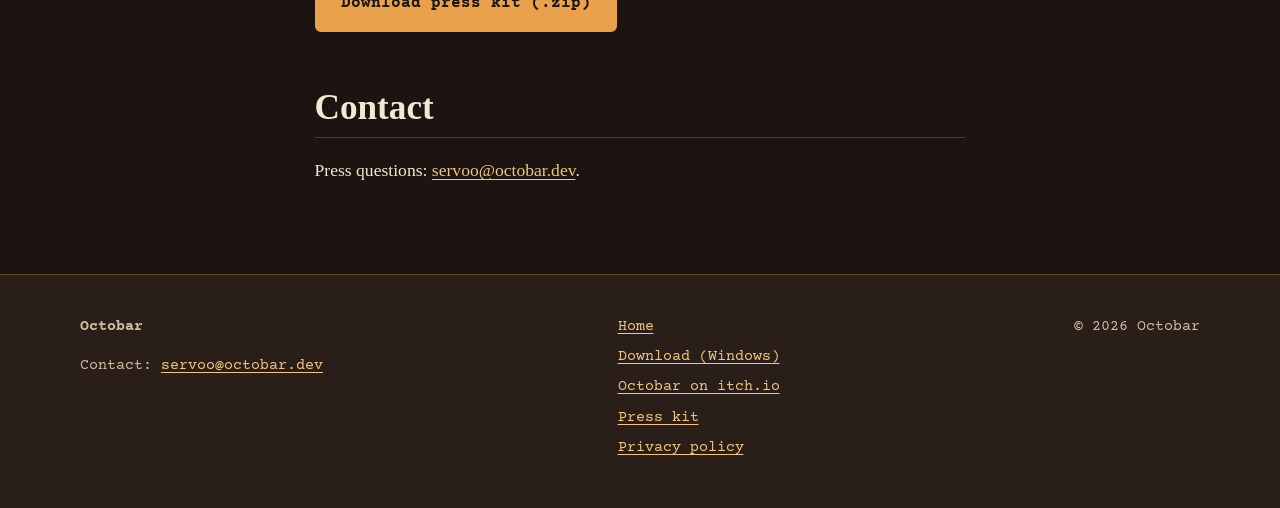
<file: press.html>
<!doctype html>
<html lang="en">
<head>
  <meta charset="utf-8">
  <meta name="viewport" content="width=device-width, initial-scale=1">
  <title>Press kit | Octobar</title>
  <meta name="description" content="Press kit for Octobar, an octopus bartender puzzle-strategy game: description, key facts, logo, screenshots, trailer and contact.">
  <link rel="canonical" href="https://octobar.dev/press.html">
  <link rel="icon" href="/favicon.ico" sizes="any">
  <link rel="icon" type="image/png" sizes="32x32" href="/favicon-32.png">
  <link rel="icon" type="image/png" sizes="16x16" href="/favicon-16.png">
  <link rel="apple-touch-icon" href="/apple-touch-icon.png">
  <link rel="manifest" href="/site.webmanifest">
  <meta name="theme-color" content="#1b1410">

  <meta property="og:type" content="article">
  <meta property="og:site_name" content="Octobar">
  <meta property="og:locale" content="en_US">
  <meta property="og:title" content="Press kit | Octobar">
  <meta property="og:description" content="Description, key facts, logo, screenshots, trailer and contact for the Octobar press kit.">
  <meta property="og:url" content="https://octobar.dev/press.html">
  <meta property="og:image" content="https://octobar.dev/assets/game/cover.jpg">
  <meta name="twitter:card" content="summary_large_image">

  <link rel="preconnect" href="https://fonts.googleapis.com">
  <link rel="preconnect" href="https://fonts.gstatic.com" crossorigin>
  <link href="https://fonts.googleapis.com/css2?family=Old+Standard+TT:ital,wght@0,400;0,700;1,400&family=Courier+Prime:wght@400;700&display=swap" rel="stylesheet">
  <link rel="stylesheet" href="styles.css?v=20261102">
</head>
<body>
  <a class="skip-link" href="#main">Skip to content</a>

  <header class="site-header">
    <div class="container site-header__inner">
      <a class="brand" href="index.html">Octobar</a>
      <nav class="site-nav" aria-label="Main navigation">
        <a href="index.html">Home</a>
        <a href="privacy.html">Privacy</a>
      </nav>
    </div>
  </header>

  <main id="main" class="container prose">
    <p class="eyebrow">For press</p>
    <h1>Press kit</h1>
    <p>Everything you need to write about Octobar: a short description, key facts, logo, screenshots and the trailer. Contact us for anything else.</p>

    <h2>About the game</h2>
    <p><strong>An octopus bartender serves monstrous patrons in an alternative 1920s.</strong></p>
    <p>Octobar is a puzzle-strategy mashup set in the alternative 1920s. You work as an octopus bartender, serving drinks to monstrous customers and learning their stories while you do so. You plan your movements before acting on them, and you keep an eye on each guest's patience.</p>

    <h2>Key facts</h2>
    <div class="table-wrap">
      <table>
        <tbody>
          <tr><th scope="row">Developer</th><td>Octobar team</td></tr>
          <tr><th scope="row">Platform</th><td>Windows</td></tr>
          <tr><th scope="row">Engine</th><td>Godot</td></tr>
          <tr><th scope="row">Genre</th><td>Simulation, Strategy</td></tr>
          <tr><th scope="row">Price</th><td>Free</td></tr>
          <tr><th scope="row">Status</th><td>In development since February 2026</td></tr>
          <tr><th scope="row">Awards</th><td>Best Art Style at <a href="https://www.instagram.com/gamedays.sk/" target="_blank" rel="noopener">Game Days 2026</a>, Košice, Slovakia (29–31 October 2026)</td></tr>
          <tr><th scope="row">Players</th><td>Singleplayer</td></tr>
          <tr><th scope="row">Download</th><td><a href="https://download.octobar.dev/Octobar.exe" download>Octobar.exe</a></td></tr>
          <tr><th scope="row">Game page</th><td><a href="https://servooshka.itch.io/octobar" target="_blank" rel="noopener">servooshka.itch.io/octobar</a></td></tr>
          <tr><th scope="row">Contact</th><td><a href="mailto:servoo@octobar.dev">servoo@octobar.dev</a></td></tr>
        </tbody>
      </table>
    </div>

    <h2>Trailer</h2>
    <div class="video">
      <iframe src="https://www.youtube-nocookie.com/embed/WRFtzDI89V0" title="Octobar trailer" loading="lazy"
              allow="accelerometer; autoplay; clipboard-write; encrypted-media; gyroscope; picture-in-picture; web-share"
              referrerpolicy="strict-origin-when-cross-origin" allowfullscreen></iframe>
    </div>

    <h2>Screenshots</h2>
    <ul class="press-shots" role="list">
      <li class="press-shot">
        <figure>
          <img src="assets/game/screenshot-1.jpg" width="1912" height="1064" loading="lazy"
               alt="Game: the guest Evelin asks for a drink at the bar, the order panel shows the ingredients">
          <figcaption><a href="assets/game/screenshot-1.jpg" download>Full size (JPG)</a></figcaption>
        </figure>
      </li>
      <li class="press-shot">
        <figure>
          <img src="assets/game/screenshot-2.jpg" width="1906" height="1066" loading="lazy"
               alt="Game: the bar counter with a shaker and the ingredients for a drink">
          <figcaption><a href="assets/game/screenshot-2.jpg" download>Full size (JPG)</a></figcaption>
        </figure>
      </li>
      <li class="press-shot">
        <figure>
          <img src="assets/game/screenshot-3.jpg" width="1754" height="972" loading="lazy"
               alt="Game: the guest Furry thanks you for the drink, the order panel shows the ingredients">
          <figcaption><a href="assets/game/screenshot-3.jpg" download>Full size (JPG)</a></figcaption>
        </figure>
      </li>
      <li class="press-shot">
        <figure>
          <img src="assets/game/screenshot-4.jpg" width="1912" height="1068" loading="lazy"
               alt="Game: the end-of-day score screen with the number of guests served (SERVED) and missed (MISSED)">
          <figcaption><a href="assets/game/screenshot-4.jpg" download>Full size (JPG)</a></figcaption>
        </figure>
      </li>
    </ul>

    <h2>Logo and icon</h2>
    <p>The logo is shown on a dark background. Use it unaltered.</p>
    <div class="press-logo">
      <img src="assets/press/octobar-logo.png" width="1020" height="396" loading="lazy"
           alt="Octobar logo: cream wordmark">
    </div>
    <p style="margin-top: 16px;">
      <a href="assets/press/octobar-logo.png" download>Logo (PNG)</a> ·
      <a href="assets/press/octobar-icon.png" download>Icon (PNG, 512 x 512)</a>
    </p>

    <h2>Team</h2>
    <ul class="press-team" role="list">
      <li><a href="/#team">Sarver Salakhutdinov (Servoo)</a>: Programmer</li>
      <li><a href="/#team">Dominica Vishnevskaya (Zomino)</a>: Art, idea and game design</li>
      <li><a href="/#team">Vera Eremeeva (Fayenowo)</a>: Art and game design</li>
    </ul>

    <h2>Download the press kit</h2>
    <p>The zip contains the logo, the icon, the four screenshots at full size and a README with the description, key facts and contact.</p>
    <p><a class="btn" href="assets/press/octobar-press-kit.zip" download>Download press kit (.zip)</a></p>

    <h2>Contact</h2>
    <p>Press questions: <a href="mailto:servoo@octobar.dev">servoo@octobar.dev</a>.</p>
  </main>

  <footer class="site-footer">
    <div class="container site-footer__inner">
      <div>
        <p><strong>Octobar</strong></p>
        <p>Contact: <a href="mailto:servoo@octobar.dev">servoo@octobar.dev</a></p>
      </div>
      <ul>
        <li><a href="index.html">Home</a></li>
        <li><a href="https://download.octobar.dev/Octobar.exe" download>Download (Windows)</a></li>
        <li><a href="https://servooshka.itch.io/octobar" target="_blank" rel="noopener">Octobar on itch.io</a></li>
        <li><a href="press.html">Press kit</a></li>
        <li><a href="privacy.html">Privacy policy</a></li>
      </ul>
      <p>© 2026 Octobar</p>
    </div>
  </footer>
</body>
</html>
</file>
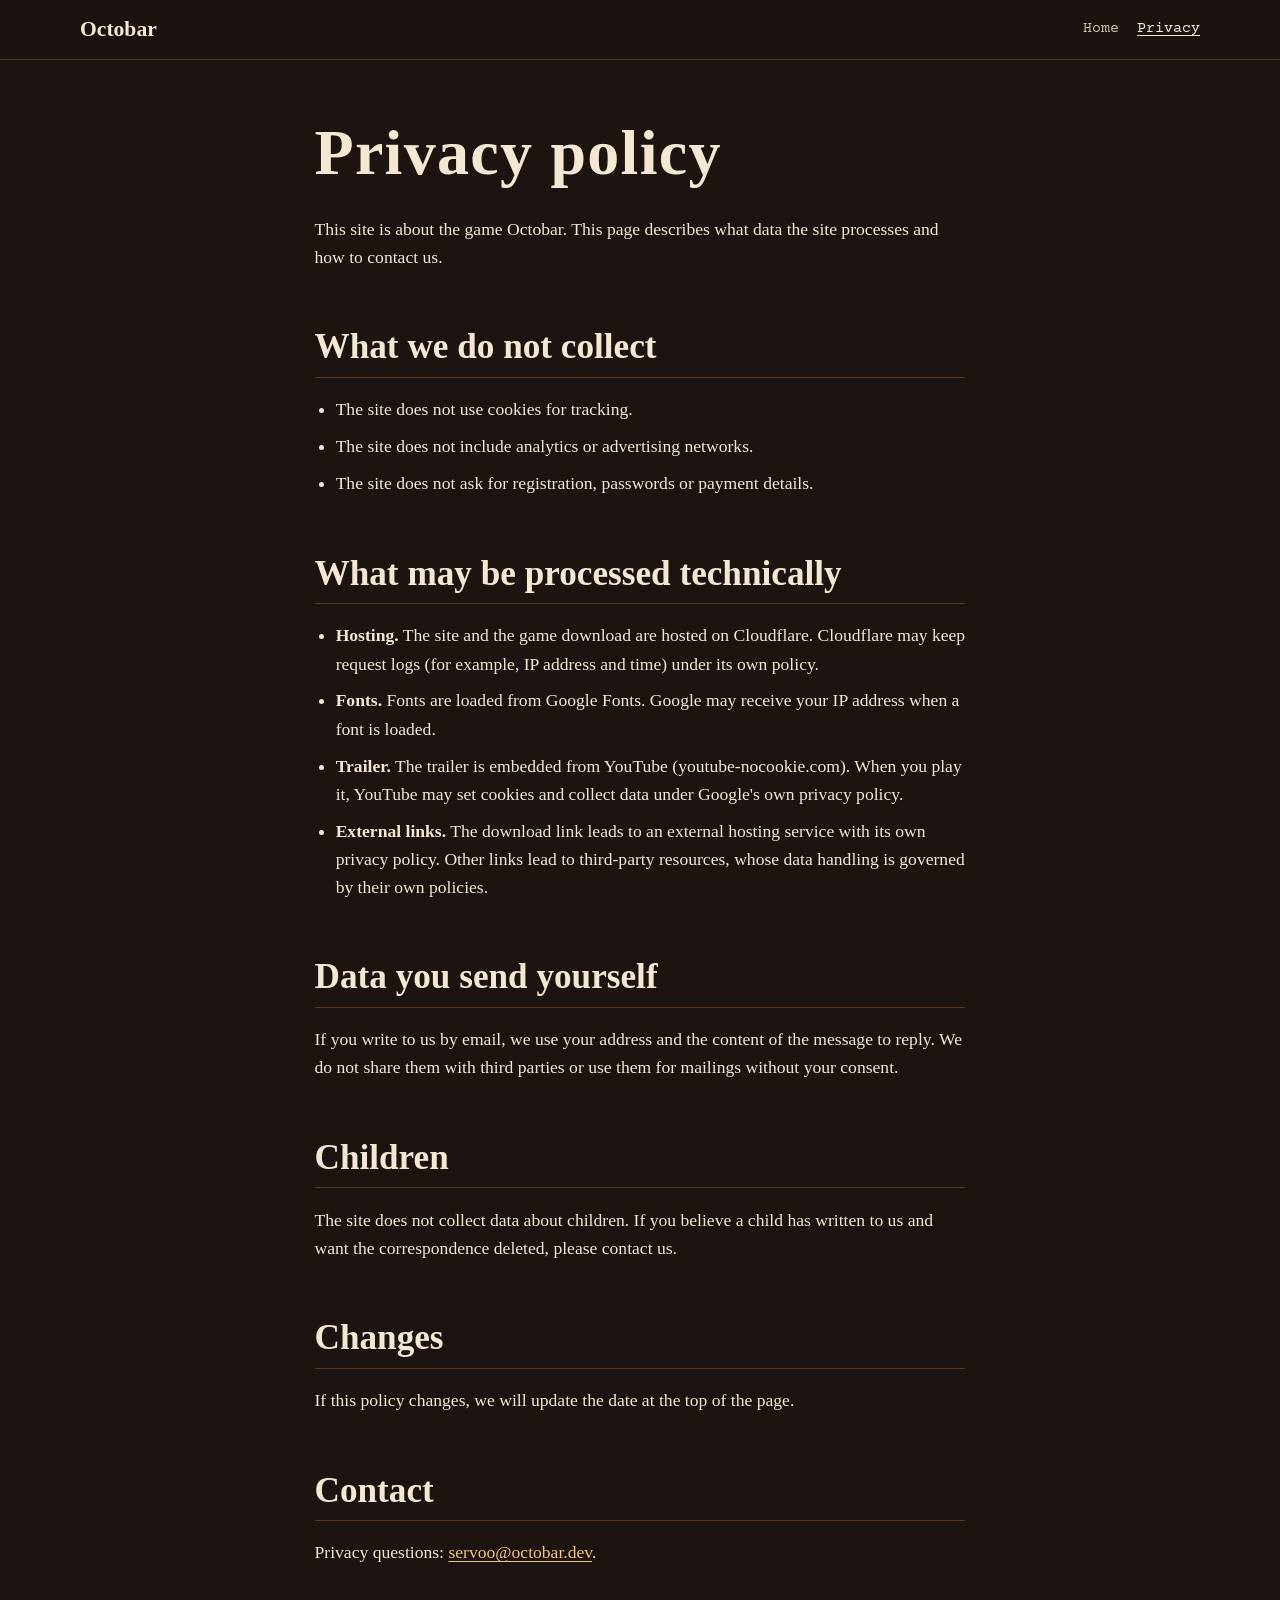
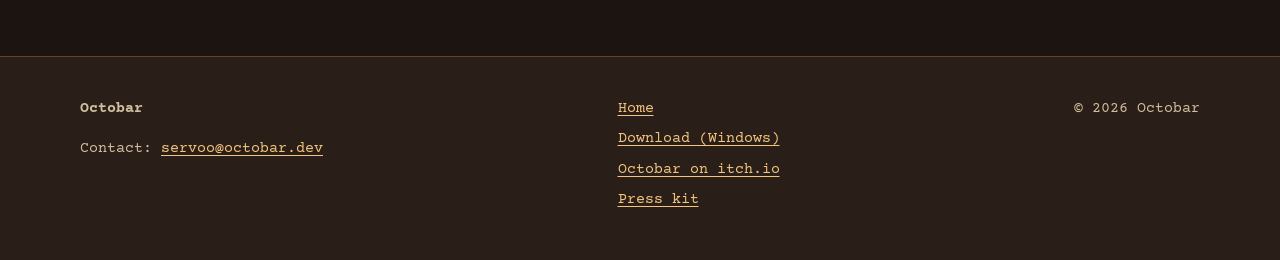
<file: privacy.html>
<!doctype html>
<html lang="en">
<head>
  <meta charset="utf-8">
  <meta name="viewport" content="width=device-width, initial-scale=1">
  <title>Privacy policy | Octobar</title>
  <meta name="description" content="Privacy policy for the Octobar website: what data we do not collect and how to contact us.">
  <meta name="robots" content="index, follow">
  <link rel="canonical" href="https://octobar.dev/privacy.html">
  <link rel="icon" href="/favicon.ico" sizes="any">
  <link rel="icon" type="image/png" sizes="32x32" href="/favicon-32.png">
  <link rel="icon" type="image/png" sizes="16x16" href="/favicon-16.png">
  <link rel="apple-touch-icon" href="/apple-touch-icon.png">
  <link rel="manifest" href="/site.webmanifest">
  <meta name="theme-color" content="#1b1410">

  <meta property="og:type" content="article">
  <meta property="og:site_name" content="Octobar">
  <meta property="og:locale" content="en_US">
  <meta property="og:title" content="Privacy policy | Octobar">
  <meta property="og:description" content="What data the Octobar website does not collect and how to contact us.">
  <meta property="og:url" content="https://octobar.dev/privacy.html">

  <link rel="preconnect" href="https://fonts.googleapis.com">
  <link rel="preconnect" href="https://fonts.gstatic.com" crossorigin>
  <link href="https://fonts.googleapis.com/css2?family=Old+Standard+TT:ital,wght@0,400;0,700;1,400&family=Courier+Prime:wght@400;700&display=swap" rel="stylesheet">
  <link rel="stylesheet" href="styles.css?v=20261102">
</head>
<body>
  <a class="skip-link" href="#main">Skip to content</a>

  <header class="site-header">
    <div class="container site-header__inner">
      <a class="brand" href="index.html">Octobar</a>
      <nav class="site-nav" aria-label="Main navigation">
        <a href="index.html">Home</a>
        <a href="privacy.html" aria-current="page">Privacy</a>
      </nav>
    </div>
  </header>

  <main id="main" class="container prose">
    <h1>Privacy policy</h1>

    <p>This site is about the game Octobar. This page describes what data the site processes and how to contact us.</p>

    <h2>What we do not collect</h2>
    <ul>
      <li>The site does not use cookies for tracking.</li>
      <li>The site does not include analytics or advertising networks.</li>
      <li>The site does not ask for registration, passwords or payment details.</li>
    </ul>

    <h2>What may be processed technically</h2>
    <ul>
      <li><strong>Hosting.</strong> The site and the game download are hosted on Cloudflare. Cloudflare may keep request logs (for example, IP address and time) under its own policy.</li>
      <li><strong>Fonts.</strong> Fonts are loaded from Google Fonts. Google may receive your IP address when a font is loaded.</li>
      <li><strong>Trailer.</strong> The trailer is embedded from YouTube (youtube-nocookie.com). When you play it, YouTube may set cookies and collect data under Google's own privacy policy.</li>
      <li><strong>External links.</strong> The download link leads to an external hosting service with its own privacy policy. Other links lead to third-party resources, whose data handling is governed by their own policies.</li>
    </ul>

    <h2>Data you send yourself</h2>
    <p>If you write to us by email, we use your address and the content of the message to reply. We do not share them with third parties or use them for mailings without your consent.</p>

    <h2>Children</h2>
    <p>The site does not collect data about children. If you believe a child has written to us and want the correspondence deleted, please contact us.</p>

    <h2>Changes</h2>
    <p>If this policy changes, we will update the date at the top of the page.</p>

    <h2>Contact</h2>
    <p>Privacy questions: <a href="mailto:servoo@octobar.dev">servoo@octobar.dev</a>.</p>
  </main>

  <footer class="site-footer">
    <div class="container site-footer__inner">
      <div>
        <p><strong>Octobar</strong></p>
        <p>Contact: <a href="mailto:servoo@octobar.dev">servoo@octobar.dev</a></p>
      </div>
      <ul>
        <li><a href="index.html">Home</a></li>
        <li><a href="https://download.octobar.dev/Octobar.exe" download>Download (Windows)</a></li>
        <li><a href="https://servooshka.itch.io/octobar" target="_blank" rel="noopener">Octobar on itch.io</a></li>
        <li><a href="press.html">Press kit</a></li>
      </ul>
      <p>© 2026 Octobar</p>
    </div>
  </footer>
</body>
</html>
</file>
<file: styles.css>
/* Octobar landing: shared styles.
   Palette sampled from assets/img/hero-background.jpg (main menu art): walnut and amber wood,
   with cream ink and the coral used for the patience meter in the game. */

:root {
  --c-bg: #1b1410;
  --c-surface: #2a1f18;
  --c-surface-2: #3a2b20;
  --c-wood: #4c3d2d;
  --c-ink: #f4e8d2;
  --c-muted: #d2bf9f;
  --c-amber: #e9a24b;
  --c-amber-soft: #f3c57f;
  --c-coral: #fe8b71;
  --c-line: rgba(233, 162, 75, 0.28);
  --c-focus: #ffd27a;

  --f-serif: "Old Standard TT", Georgia, "Times New Roman", serif;
  --f-type: "Courier Prime", "Courier New", monospace;

  --radius: 6px;
  --gutter: 16px;
  --section-gap: clamp(48px, 8vw, 96px);
  color-scheme: dark;
}

*,
*::before,
*::after {
  box-sizing: border-box;
}

html {
  -webkit-text-size-adjust: 100%;
  scroll-behavior: smooth;
}

body {
  margin: 0;
  background: var(--c-bg);
  color: var(--c-ink);
  font-family: var(--f-serif);
  font-size: 1.1rem;
  line-height: 1.6;
  overflow-wrap: break-word;
  min-width: 0;
}

img {
  max-width: 100%;
  height: auto;
  display: block;
}

a {
  color: var(--c-amber-soft);
  text-decoration-thickness: 1px;
  text-underline-offset: 3px;
}

a:hover {
  color: var(--c-amber);
}

:focus-visible {
  outline: 3px solid var(--c-focus);
  outline-offset: 3px;
}

h1,
h2,
h3 {
  font-family: var(--f-serif);
  line-height: 1.15;
  margin: 0 0 0.5em;
  font-weight: 700;
}

h1 { font-size: clamp(3.4rem, 13vw, 8rem); letter-spacing: 0.02em; }
h2 { font-size: clamp(2rem, 5vw, 2.9rem); }
h3 { font-size: 1.3rem; }

p {
  margin: 0 0 1em;
}

.container {
  width: min(1120px, 100% - 2 * var(--gutter));
  margin-inline: auto;
}

.section {
  padding-block: var(--section-gap);
  border-top: 1px solid var(--c-line);
}

.section__lead {
  color: var(--c-muted);
  max-width: 62ch;
}

.eyebrow {
  font-family: var(--f-type);
  font-size: 0.85rem;
  letter-spacing: 0.14em;
  text-transform: uppercase;
  color: var(--c-amber);
  margin: 0 0 0.6em;
}

.skip-link {
  position: absolute;
  left: var(--gutter);
  top: -100px;
  background: var(--c-amber);
  color: var(--c-bg);
  padding: 0.5em 1em;
  z-index: 10;
}

.skip-link:focus {
  top: var(--gutter);
}

/* Buttons */
.btn {
  display: inline-flex;
  align-items: center;
  gap: 0.5em;
  padding: 0.8em 1.5em;
  border-radius: var(--radius);
  font-family: var(--f-type);
  font-weight: 700;
  font-size: 1rem;
  text-decoration: none;
  background: var(--c-amber);
  color: var(--c-bg);
  border: 2px solid var(--c-amber);
  transition: background-color 0.2s ease, color 0.2s ease;
}

.btn:hover {
  background: var(--c-amber-soft);
  border-color: var(--c-amber-soft);
  color: var(--c-bg);
}

.btn--ghost {
  background: transparent;
  color: var(--c-ink);
  border-color: var(--c-ink);
}

.btn--ghost:hover {
  background: var(--c-ink);
  color: var(--c-bg);
  border-color: var(--c-ink);
}

/* Header */
.site-header {
  position: sticky;
  top: 0;
  z-index: 5;
  background: rgba(27, 20, 16, 0.92);
  backdrop-filter: blur(6px);
  border-bottom: 1px solid var(--c-line);
}

.site-header__inner {
  display: flex;
  flex-wrap: wrap;
  align-items: center;
  justify-content: space-between;
  gap: 8px 16px;
  padding-block: 12px;
}

.brand {
  font-family: var(--f-serif);
  font-weight: 700;
  font-size: 1.35rem;
  color: var(--c-ink);
  text-decoration: none;
}

.site-nav {
  display: flex;
  flex-wrap: wrap;
  gap: 4px 18px;
  font-family: var(--f-type);
  font-size: 0.95rem;
}

.site-nav a {
  color: var(--c-muted);
  text-decoration: none;
  padding: 4px 0;
}

.site-nav a:hover,
.site-nav a[aria-current="page"] {
  color: var(--c-ink);
  text-decoration: underline;
}

/* Hero */
.hero {
  position: relative;
  isolation: isolate;
  min-height: 88vh;
  min-height: 88svh;
  display: flex;
  align-items: center;
  overflow: hidden;
  background: var(--c-bg);
}

.hero__bg {
  position: absolute;
  inset: 0;
  width: 100%;
  height: 100%;
  object-fit: cover;
  z-index: -2;
}

.hero::after {
  content: "";
  position: absolute;
  inset: 0;
  z-index: -1;
  background: linear-gradient(180deg, rgba(27, 20, 16, 0.55) 0%, rgba(27, 20, 16, 0.78) 60%, var(--c-bg) 100%);
}

.hero__content {
  padding-block: 80px 96px;
}

.hero__title {
  text-shadow: 0 4px 24px rgba(0, 0, 0, 0.6);
  margin-bottom: 0.15em;
}

.hero__tagline {
  font-size: clamp(1.15rem, 2.6vw, 1.5rem);
  color: var(--c-amber-soft);
  max-width: 30ch;
  margin-bottom: 1.6em;
  text-shadow: 0 2px 12px rgba(0, 0, 0, 0.7);
}

.award {
  display: inline-flex;
  align-items: center;
  gap: 10px;
  margin: 0 0 1.4em;
  padding: 6px 14px 6px 6px;
  border: 1px solid var(--c-amber);
  border-radius: 999px;
  background: rgba(27, 20, 16, 0.55);
  color: var(--c-ink);
  font-family: var(--f-type);
  font-size: 0.9rem;
  text-shadow: none;
}

.award__label {
  padding: 3px 10px;
  border-radius: 999px;
  background: var(--c-amber);
  color: #1b1410;
  font-weight: 700;
  font-size: 0.75rem;
  letter-spacing: 0.08em;
  text-transform: uppercase;
}

.hero__actions {
  display: flex;
  flex-wrap: wrap;
  gap: 12px;
}

/* About */
.facts {
  list-style: none;
  padding: 0;
  margin: 2em 0 0;
  display: grid;
  grid-template-columns: repeat(auto-fit, minmax(160px, 1fr));
  gap: 16px;
}

.facts li {
  background: var(--c-surface);
  border: 1px solid var(--c-line);
  border-radius: var(--radius);
  padding: 18px;
}

.facts strong {
  display: block;
  font-family: var(--f-serif);
  font-size: 2.4rem;
  line-height: 1;
  color: var(--c-amber-soft);
  margin-bottom: 6px;
}

.facts span {
  font-family: var(--f-type);
  font-size: 0.95rem;
  color: var(--c-muted);
}

.about__text {
  max-width: 70ch;
}

/* Gallery and grids */
.grid {
  display: grid;
  grid-template-columns: repeat(auto-fill, minmax(150px, 1fr));
  gap: 16px;
  margin: 0;
  padding: 0;
  list-style: none;
}

.card {
  margin: 0;
  background: var(--c-surface);
  border: 1px solid var(--c-line);
  border-radius: var(--radius);
  overflow: hidden;
  display: flex;
  flex-direction: column;
}

.card img {
  width: 100%;
  aspect-ratio: 1 / 1;
  object-fit: contain;
  background: radial-gradient(circle at 50% 35%, var(--c-surface-2), var(--c-surface));
  padding: 8px;
}

.card--patron img {
  aspect-ratio: 674 / 700;
}

.card figcaption {
  font-family: var(--f-type);
  font-size: 0.9rem;
  padding: 10px 12px 12px;
  color: var(--c-muted);
}

.card figcaption strong {
  display: block;
  color: var(--c-ink);
  font-family: var(--f-serif);
  font-size: 1.1rem;
}

.subhead {
  font-family: var(--f-type);
  text-transform: uppercase;
  letter-spacing: 0.12em;
  font-size: 0.85rem;
  color: var(--c-amber);
  margin: 2.2em 0 0.9em;
}

/* Tutorial */
.controls {
  font-family: var(--f-type);
  background: var(--c-surface);
  border-left: 3px solid var(--c-amber);
  padding: 14px 18px;
  margin: 1.4em 0 2em;
  max-width: 70ch;
  color: var(--c-muted);
  font-size: 0.98rem;
}

.controls kbd {
  font-family: var(--f-type);
  font-weight: 700;
  color: var(--c-ink);
  background: var(--c-surface-2);
  border: 1px solid var(--c-line);
  border-radius: 4px;
  padding: 0 6px;
}

.slides {
  display: grid;
  grid-template-columns: 1fr;
  gap: 24px;
  margin: 0;
  padding: 0;
  list-style: none;
}

@media (min-width: 720px) {
  .slides {
    grid-template-columns: 1fr 1fr;
  }
}

.slides figure {
  margin: 0;
}

.slides img {
  width: 100%;
  border-radius: var(--radius);
  border: 1px solid var(--c-line);
}

.slides figcaption {
  font-family: var(--f-type);
  font-size: 0.95rem;
  color: var(--c-muted);
  margin-top: 8px;
}

.split {
  display: grid;
  gap: 24px;
  align-items: center;
}

@media (min-width: 820px) {
  .split {
    grid-template-columns: 1fr 1fr;
    gap: 48px;
  }
}

.split figure {
  margin: 0;
}

.split img {
  width: 100%;
  border-radius: var(--radius);
  border: 1px solid var(--c-line);
}

.split figcaption {
  font-family: var(--f-type);
  font-size: 0.95rem;
  color: var(--c-muted);
  margin-top: 8px;
}

/* Video placeholder */
.video {
  position: relative;
  aspect-ratio: 16 / 9;
  border-radius: var(--radius);
  border: 1px solid var(--c-line);
  background:
    radial-gradient(ellipse at 50% 40%, var(--c-wood) 0%, var(--c-surface) 55%, var(--c-bg) 100%);
  display: grid;
  place-items: center;
  text-align: center;
  padding: 24px;
  overflow: hidden;
}

.video iframe {
  position: absolute;
  inset: 0;
  width: 100%;
  height: 100%;
  border: 0;
}

/* Self-hosted trailer (video element): fluid width, height from the video's own ratio */
.video--file {
  display: block;
  aspect-ratio: auto;
  padding: 0;
  border: 0;
  background: none;
  overflow: visible;
}

.video--file video {
  display: block;
  width: 100%;
  height: auto;
  border-radius: var(--radius);
  border: 1px solid var(--c-line);
  background: #000;
}

.video__card {
  max-width: 36ch;
}

/* Screenshots gallery (game images, 16:9) */
.shots {
  display: grid;
  grid-template-columns: repeat(auto-fill, minmax(260px, 1fr));
  gap: 16px;
  list-style: none;
  margin: 0;
  padding: 0;
}

.shots img {
  width: 100%;
  height: auto;
  aspect-ratio: 16 / 9;
  object-fit: cover;
  border-radius: var(--radius);
  border: 1px solid var(--c-line);
}

.video__card h3 {
  color: var(--c-amber-soft);
  font-size: 1.8rem;
  margin-bottom: 0.3em;
}

.video__card p {
  color: var(--c-muted);
  font-family: var(--f-type);
  font-size: 0.98rem;
  margin: 0;
}

/* Teaser */
.teaser {
  background: linear-gradient(135deg, var(--c-surface) 0%, var(--c-wood) 100%);
  border: 1px solid var(--c-line);
  border-radius: var(--radius);
  padding: clamp(20px, 4vw, 40px);
}

/* Footer */
.site-footer {
  border-top: 1px solid var(--c-line);
  padding-block: 40px 48px;
  background: var(--c-surface);
  font-family: var(--f-type);
  font-size: 0.95rem;
  color: var(--c-muted);
}

.site-footer__inner {
  display: flex;
  flex-wrap: wrap;
  gap: 16px 32px;
  justify-content: space-between;
  align-items: flex-start;
}

.site-footer ul {
  list-style: none;
  padding: 0;
  margin: 0;
  display: grid;
  gap: 6px;
}

/* Long-form pages (privacy) */
.prose {
  max-width: 74ch;
  padding-block: 56px 72px;
}

.prose h1 {
  font-size: clamp(2.4rem, 8vw, 4rem);
  margin-bottom: 0.4em;
}

.prose h2 {
  font-size: clamp(1.6rem, 4vw, 2.2rem);
  margin-top: 1.6em;
  border-bottom: 1px solid var(--c-line);
  padding-bottom: 0.25em;
}

.prose h3 {
  margin-top: 1.4em;
  color: var(--c-amber-soft);
}

.prose ul,
.prose ol {
  padding-left: 1.2em;
}

.prose li {
  margin-bottom: 0.5em;
}

.prose code {
  font-family: var(--f-type);
  font-size: 0.92em;
  background: var(--c-surface);
  padding: 0.1em 0.35em;
  border-radius: 3px;
}

.note {
  font-family: var(--f-type);
  font-size: 0.95rem;
  color: var(--c-muted);
  background: var(--c-surface);
  border-left: 3px solid var(--c-coral);
  padding: 12px 16px;
  margin: 1.4em 0;
}

.checklist {
  list-style: none;
  padding: 0;
}

.checklist li {
  display: grid;
  grid-template-columns: 24px 1fr;
  gap: 4px 12px;
  padding: 12px 0;
  border-bottom: 1px solid var(--c-line);
}

.checklist .box {
  width: 16px;
  height: 16px;
  margin-top: 6px;
  border: 2px solid var(--c-amber);
  border-radius: 3px;
}

.tag {
  display: inline-block;
  font-family: var(--f-type);
  font-size: 0.78rem;
  letter-spacing: 0.06em;
  text-transform: uppercase;
  padding: 2px 8px;
  border-radius: 3px;
  margin-left: 6px;
  vertical-align: middle;
  border: 1px solid var(--c-line);
  color: var(--c-muted);
}

.tag--done {
  color: var(--c-bg);
  background: var(--c-amber-soft);
  border-color: var(--c-amber-soft);
}

.table-wrap {
  overflow-x: auto;
  margin: 1em 0;
}

table {
  width: 100%;
  border-collapse: collapse;
  font-size: 0.98rem;
}

th,
td {
  text-align: left;
  padding: 10px 12px;
  border-bottom: 1px solid var(--c-line);
  vertical-align: top;
}

th {
  color: var(--c-amber-soft);
  font-family: var(--f-type);
  font-weight: 700;
}

/* Team cards (index). Element-qualified so they win over .prose ul/li */
ul.team {
  display: grid;
  grid-template-columns: repeat(auto-fit, minmax(200px, 1fr));
  gap: 24px;
  list-style: none;
  margin: 0;
  padding: 0;
}

li.team-card {
  margin: 0;
  background: var(--c-surface);
  border: 1px solid var(--c-line);
  border-radius: var(--radius);
  overflow: hidden;
  display: flex;
  flex-direction: column;
}

.team-card img {
  width: 100%;
  height: auto;
  aspect-ratio: 1 / 1;
  object-fit: cover;
}

.team-card__body {
  padding: 18px 18px 22px;
}

.team-card__name {
  font-size: 1.25rem;
  margin: 0 0 4px;
}

.team-card__handle {
  font-family: var(--f-type);
  font-variant-caps: small-caps;
  font-weight: 700;
  letter-spacing: 0.08em;
  color: var(--c-amber);
  margin: 0 0 6px;
}

.team-card__role {
  font-family: var(--f-type);
  font-size: 0.95rem;
  color: var(--c-amber-soft);
  margin: 0 0 10px;
}

.team-card__text {
  font-size: 0.98rem;
  color: var(--c-muted);
  margin: 0;
}

/* Press kit */
.press-logo {
  background: #0d0a08;
  border: 1px solid var(--c-line);
  border-radius: var(--radius);
  padding: clamp(20px, 5vw, 48px);
  max-width: 560px;
}

.press-logo img {
  width: 100%;
  height: auto;
}

ul.press-shots {
  display: grid;
  grid-template-columns: repeat(auto-fill, minmax(240px, 1fr));
  gap: 16px;
  list-style: none;
  margin: 0;
  padding: 0;
}

li.press-shot,
li.press-shot figure {
  margin: 0;
}

.press-shot img {
  width: 100%;
  height: auto;
  border-radius: var(--radius);
  border: 1px solid var(--c-line);
}

.press-shot figcaption {
  font-family: var(--f-type);
  font-size: 0.92rem;
  color: var(--c-muted);
  margin-top: 6px;
}

ul.press-team {
  list-style: none;
  padding-left: 0;
}

/* Responsive */
@media (max-width: 380px) {
  body {
    font-size: 1.02rem;
  }
  .hero__content {
    padding-block: 56px 72px;
  }
}

@media (prefers-reduced-motion: reduce) {
  html {
    scroll-behavior: auto;
  }
  * {
    transition: none !important;
  }
}

/* What's new */
.updates {
  margin: 0;
  padding-left: 1.2em;
  max-width: 62ch;
}

.updates li {
  margin-bottom: 0.7em;
}

.updates strong {
  color: var(--c-amber-soft);
}
</file>
